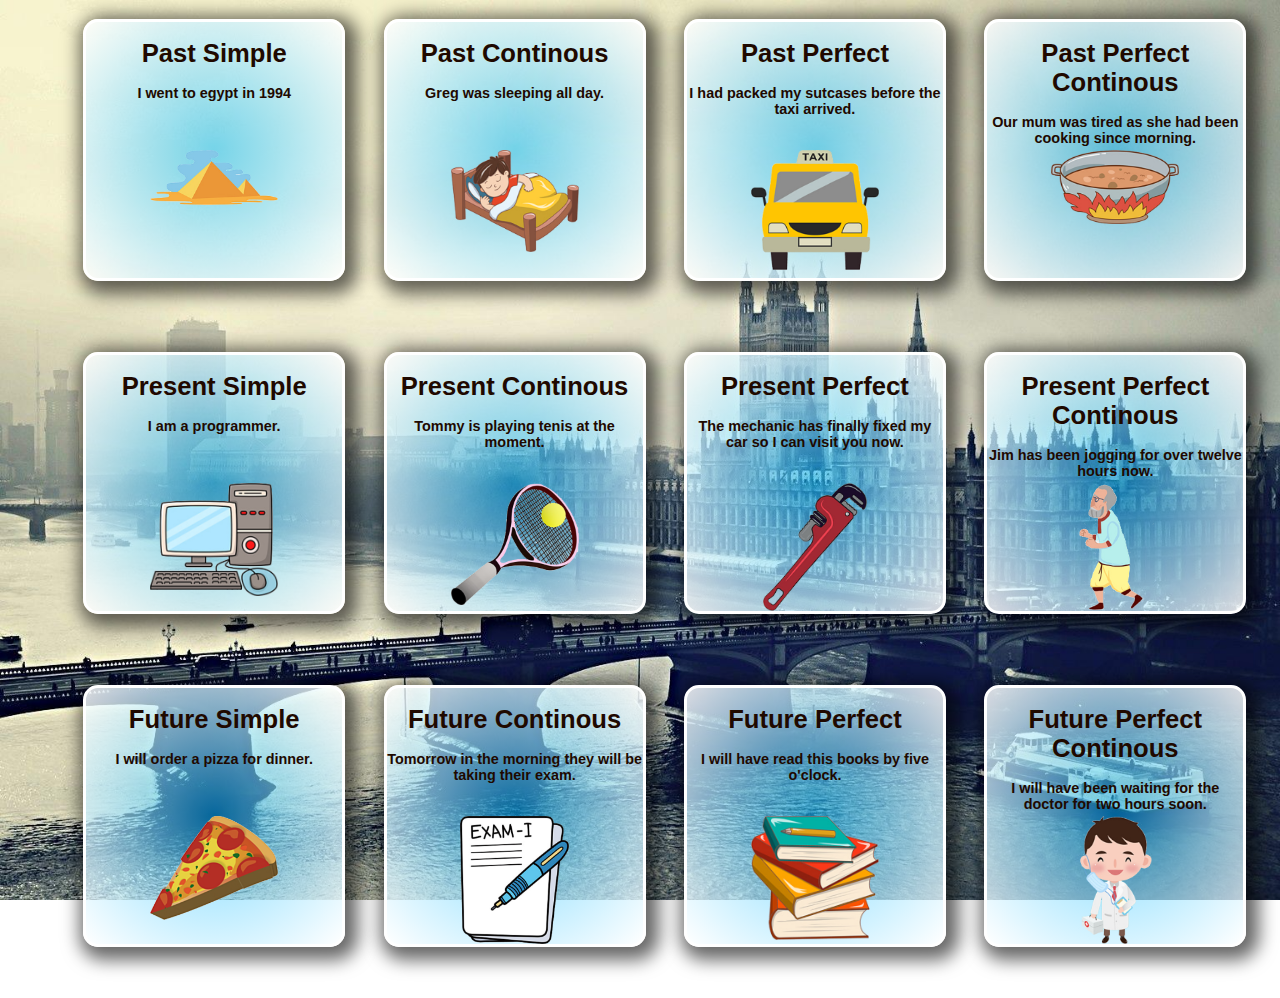
<file: index.html>
<!DOCTYPE html>
<HTML>
<HEAD>
    <link rel="stylesheet" href="styles/style.css">
    <link rel="stylesheet" href="styles/cards.css">
    <script src="animations/actionsOnHover.js"></script>
    <script src="animations/cardsAnimations.js"></script>
    
</HEAD>
<BODY>
<div class="Cards">
    <div id="pastTenses" class="tenses">
        <div class="Card" id="pastSimple" onclick="window.open('./tenses/pastSimple.html', '_blank');" onmouseenter="actionsOnHover(id)">
            <div class="CardTitle">
                <h1>Past Simple</h1>       
            </div>
            <div class="Content">
                <h2>I went to egypt in 1994</h2>
                <div class="Image">
                    <img src="IMAGES/pyramid.png" alt="pyramidImg">
                </div>
            </div>
        </div>
        
        <div class="Card" id="pastContinuous" onclick="window.open('./tenses/pastContinuous.html', '_blank');" onmouseenter="actionsOnHover(id)">
            <div class="CardTitle">
                <h1>Past Continous</h1>       
            </div>
            <div class="Content">
                <h2>Greg was sleeping all day.</h2>
                <div class="Image">
                    <img src="IMAGES/sleep.png" alt="sleepImg">
                </div>
            </div>
        </div>
        
        <div class="Card" id="pastPerfect" onclick="window.open('./tenses/pastPerfect.html', '_blank');" onmouseenter="actionsOnHover(id)">
            <div class="CardTitle">
                <h1>Past Perfect</h1>       
            </div>
            <div class="Content">
                <h2>I had packed my sutcases before the taxi arrived.</h2>
                <div class="Image">
                    <img src="IMAGES/taxi.png" alt="taxiImg">
                </div>
            </div>
        </div>
        
        <div class="Card" id="pastPerfectContinuous" onclick="window.open('./tenses/pastPerfectContinuous.html', '_blank');" onmouseenter="actionsOnHover(id)">
            <div class="CardTitle">
                <h1>Past Perfect Continous</h1>       
            </div>
            <div class="Content">
                <h2>Our mum was tired as she had been cooking since morning.</h2>
                <div class="Image">
                    <img src="IMAGES/cooking.png" alt="cookingImg">
                </div>
            </div>
        </div>
    </div>
    <div id="presentTenses" class="tenses">
        <div class="Card" id="presentSimple" onclick="window.open('./tenses/presentSimple.html', '_blank');" onmouseenter="actionsOnHover(id)">
            <div class="CardTitle">
                <h1>Present Simple</h1>       
            </div>
            <div class="Content">
                <h2>I am a programmer.</h2>
                <div class="Image">
                    <img src="IMAGES/computer.png" alt="computerImg">
                </div>
            </div>
        </div>
        
        <div class="Card" id="presentContinuous" onclick="window.open('./tenses/presentContinuous.html', '_blank');" onmouseenter="actionsOnHover(id)">
            <div class="CardTitle">
                <h1>Present Continous</h1>       
            </div>
            <div class="Content">
                <h2>Tommy is playing tenis at the moment.</h2>
                <div class="Image">
                    <img src="IMAGES/tenis.png" alt="tenisImg">
                </div>
            </div>
        </div>
        
        <div class="Card" id="presentPerfect" onclick="window.open('./tenses/presentPerfect.html', '_blank');" onmouseenter="actionsOnHover(id)">
            <div class="CardTitle">
                <h1>Present Perfect</h1>       
            </div>
            <div class="Content">
                <h2>The mechanic has finally fixed my car so I can visit you now.</h2>
                <div class="Image">
                    <img src="IMAGES/wrench.png" alt="wrenchImg">
                </div>
            </div>
        </div>
        
        <div class="Card" id="presentPerfectContinuous" onclick="window.open('./tenses/presentPerfectContinuous.html', '_blank');" onmouseenter="actionsOnHover(id)">
            <div class="CardTitle">
                <h1>Present Perfect Continous</h1>  
            </div>
            <div class="Content">
                <h2>Jim has been jogging for over twelve hours now.</h2>
                <div class="Image">
                    <img src="IMAGES/jogging.png" alt="joggingImg">
                </div>
            </div>
        </div>
    </div>
    <div id="futureTenses" class="tenses">
        <div class="Card" id="futureSimple" onclick="window.open('./tenses/futureSimple.html', '_blank');" onmouseenter="actionsOnHover(id)">
            <div class="CardTitle">
                <h1>Future Simple</h1>       
            </div>
            <div class="Content">
                <h2>I will order a pizza for dinner.</h2>
                <div class="Image">
                    <img src="IMAGES/pizza.png" alt="pizzaImg">
                </div>
            </div>
        </div>
        
        <div class="Card" id="futureContinuous" onclick="window.open('./tenses/futureContinuous.html', '_blank');" onmouseenter="actionsOnHover(id)">
            <div class="CardTitle">
                <h1>Future Continous</h1>       
            </div>
            <div class="Content">
                <h2>Tomorrow in the morning they will be taking their exam.</h2>
                <div class="Image">
                    <img src="IMAGES/exam.png" alt="examImg">
                </div>
            </div>
        </div>
        
        <div class="Card" id="futurePerfect" onclick="window.open('./tenses/futurePerfect.html', '_blank');" onmouseenter="actionsOnHover(id)">
            <div class="CardTitle">
                <h1>Future Perfect</h1>       
            </div>
            <div class="Content">
                <h2>I will have read this books by five o'clock.</h2>
                <div class="Image">
                    <img src="IMAGES/books.png" alt="booksImg">
                </div>
            </div>
        </div>
        
        <div class="Card" id="futurePerfectContinuous" onclick="window.open('./tenses/futurePerfectContinuous.html', '_blank');" onmouseenter="actionsOnHover(id)">
            <div class="CardTitle">
                <h1>Future Perfect Continous</h1>       
            </div>
            <div class="Content">
                <h2>I will have been waiting for the doctor for two hours soon.</h2>
                <div class="Image">
                    <img src="IMAGES/doctor.png" alt="doctorImg">
                </div>
            </div>
        </div>
    </div>
</div>
</BODY>
</HTML>
</file>
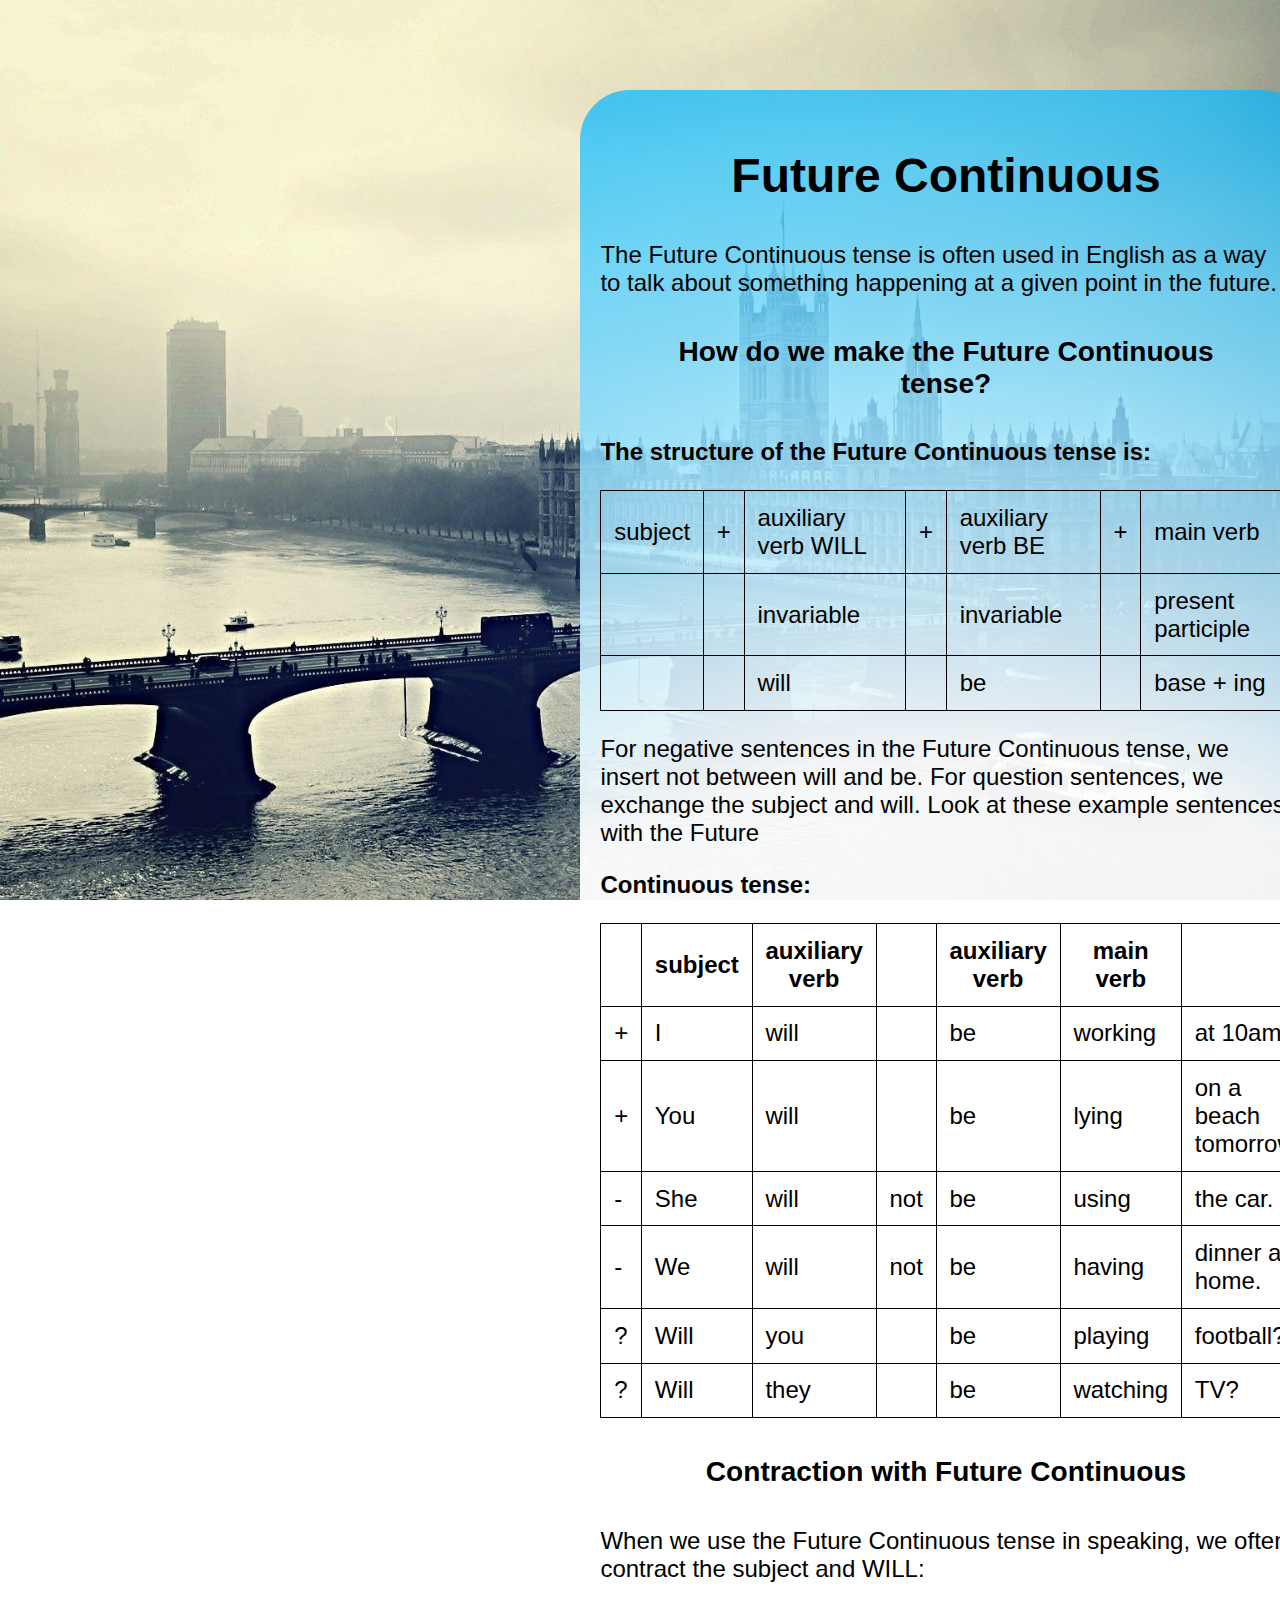
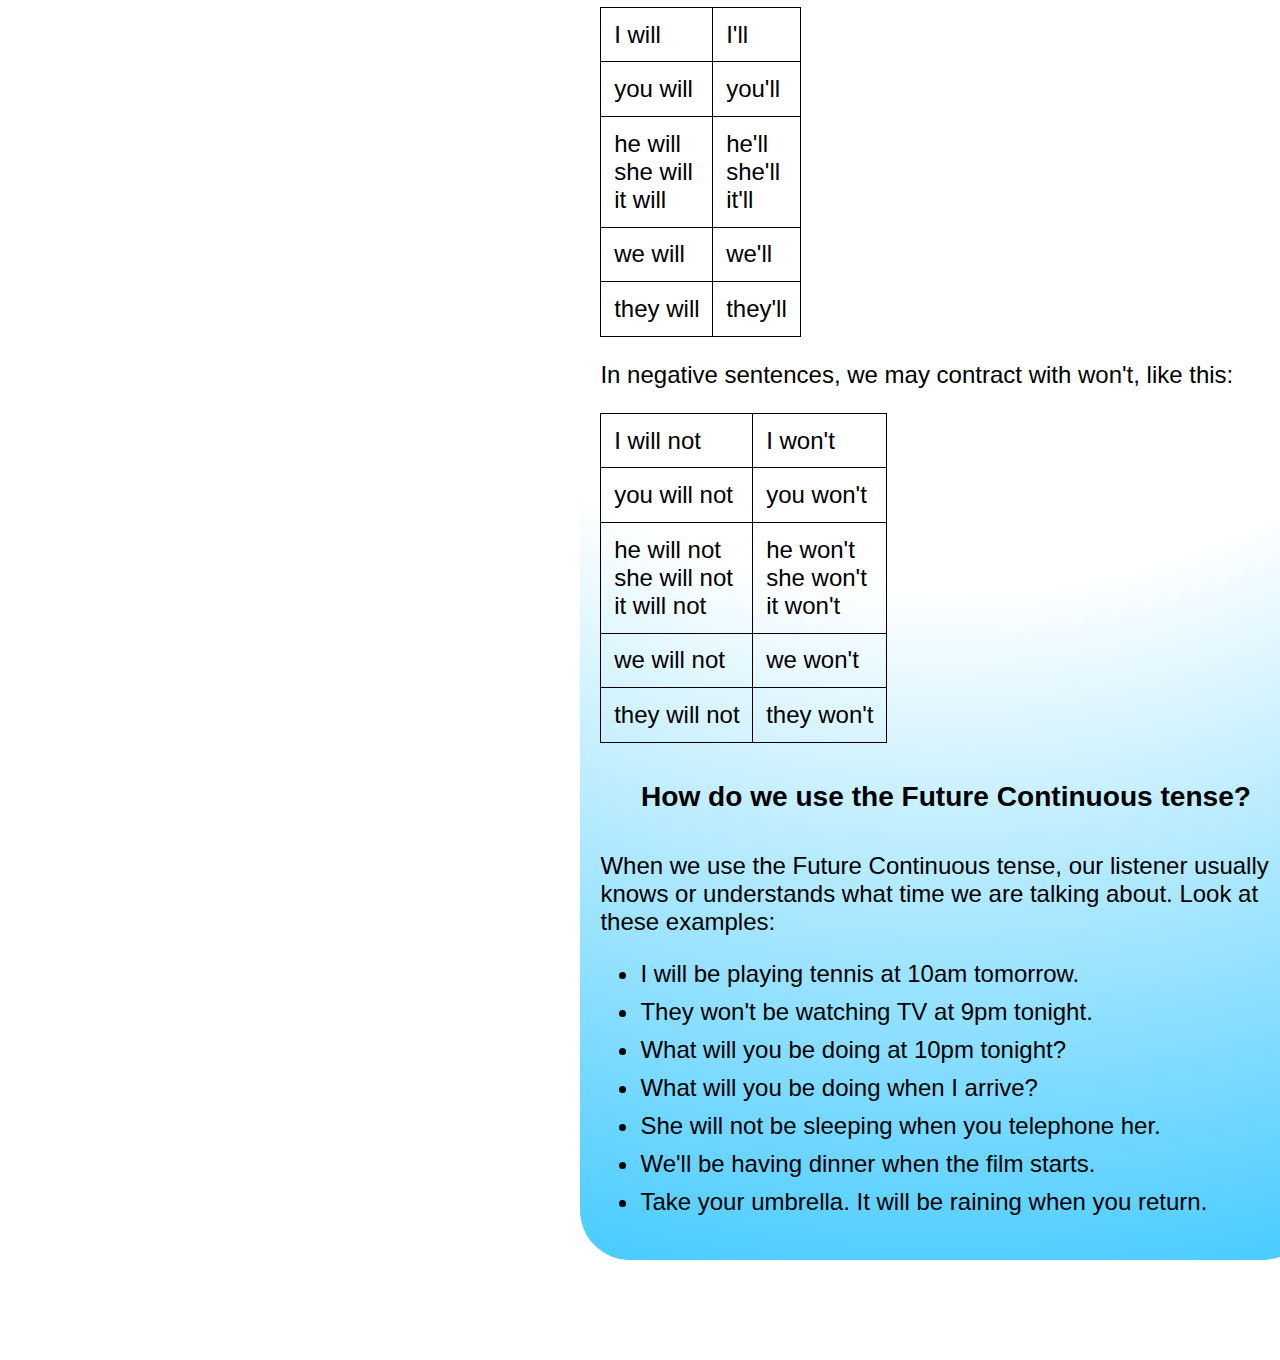
<file: tenses/futureContinuous.html>
<!DOCTYPE html>
<HTML>
<HEAD>
    <meta name="viewport" content="width=device-width, initial-scale=1">
    <link rel="stylesheet" href="../styles/style.css">
    <link rel="stylesheet" href="../styles/tenses.css">
    <script src="../animations/descriptionAnimations.js"></script>
    
</HEAD>
<BODY>
    <div class="PagePart" id="leftSide">
        <div class="Video">
            <iframe width="560" height="315" src="https://www.youtube.com/embed/eOs0cZ12Fhk" title="YouTube video player" frameborder="0" 
            allow="accelerometer; autoplay; clipboard-write; encrypted-media; gyroscope; picture-in-picture" allowfullscreen></iframe>
        </div>
    </div>
    <div class="PagePart" id="rightSide">
        <div class="Description"> 
            <h1>Future Continuous</h1>
            <p>The Future Continuous tense is often used in English as a way to talk about something happening at a given point in the future.</p>
            <h3>How do we make the Future Continuous tense?</h3>
            <p><strong>The structure of the Future Continuous tense is:</strong></p>

            <table class="ec-table">
                <tbody>
                    <tr>
                        <td>subject</td>
                        <td>+</td>
                        <td>auxiliary verb WILL</td>
                        <td>+</td>
                        <td>auxiliary verb BE</td>
                        <td>+</td>
                        <td>main verb</td>
                    </tr>
                    <tr>
                        <td></td>
                        <td></td>
                        <td>invariable</td>
                        <td></td>
                        <td>invariable</td>
                        <td></td>
                        <td>present participle</td>
                    </tr>
                    <tr>
                        <td></td>
                        <td></td>
                        <td>will</td>
                        <td></td>
                        <td>be</td>
                        <td></td>
                        <td>base + ing</td>
                    </tr>
                </tbody>
            </table>
            
            <p>For negative sentences in the Future Continuous tense, we insert not 
                between will and be. For question sentences, we exchange the subject 
                and will. Look at these example sentences with the Future
            </p>

            <p><strong>Continuous tense:</strong></p>

            <table>
                <thead>
                    <tr>
                        <th></th>
                        <th>subject</th>
                        <th>auxiliary verb</th>
                        <th></th>
                        <th>auxiliary verb</th>
                        <th>main verb</th>
                        <th></th>
                    </tr>
                </thead>
                <tbody>
                    <tr>
                        <td>+</td>
                        <td>I</td>
                        <td>will</td>
                        <td></td>
                        <td>be</td>
                        <td>working</td>
                        <td>at 10am.</td>
                    </tr>
                    <tr>
                        <td>+</td>
                        <td>You</td>
                        <td>will</td>
                        <td></td>
                        <td>be</td>
                        <td>lying</td>
                        <td>on a beach tomorrow.</td>
                    </tr>
                    <tr>
                        <td>-</td>
                        <td>She</td>
                        <td>will</td>
                        <td>not</td>
                        <td>be</td>
                        <td>using</td>
                        <td>the car.</td>
                    </tr>
                    <tr>
                        <td>-</td>
                        <td>We</td>
                        <td>will</td>
                        <td>not</td>
                        <td>be</td>
                        <td>having</td>
                        <td>dinner at home.</td>
                    </tr>
                    <tr>
                        <td>?</td>
                        <td>Will</td>
                        <td>you</td>
                        <td></td>
                        <td>be</td>
                        <td>playing</td>
                        <td>football?</td>
                    </tr>
                    <tr>
                        <td>?</td>
                        <td>Will</td>
                        <td>they</td>
                        <td></td>
                        <td>be</td>
                        <td>watching</td>
                        <td>TV?</td>
                    </tr>
                </tbody>
            </table>

            <h3>Contraction with Future Continuous</h3>
            <p>When we use the Future Continuous tense in speaking, we often contract the subject and WILL:</p>

            <table>
                <tbody>
                    <tr>
                        <td>I will</td>
                        
                        <td>I'll</td>
                    </tr>
                    <tr>
                        <td>you will</td>
                        <td>you'll</td>
                    </tr>
                    <tr>
                        <td>he will<br>
                        she will<br>
                        it will</td>
                        <td>he'll<br>
                        she'll<br>
                        it'll</td>
                    </tr>
                    <tr>
                        <td>we will</td>
                        <td>we'll</td>
                    </tr>
                    <tr>
                        <td>they will</td>
                        <td>they'll</td>
                    </tr>
                </tbody>
            </table>

            <p>In negative sentences, we may contract with won't, like this:</p>

            <table>
                <tbody>
                    <tr>
                        <td>I will not</td>
                        <td>I won't</td>
                    </tr>
                    <tr>
                        <td>you will not</td>
                        <td>you won't</td>
                    </tr>
                    <tr>
                        <td>he will not<br>
                        she will not<br>
                        it will not</td>
                        <td>he won't<br>
                        she won't<br>
                        it won't</td>
                    </tr>
                    <tr>
                        <td>we will not</td>
                        <td>we won't</td>
                    </tr>
                    <tr>
                        <td>they will not</td>
                        <td>they won't</td>
                    </tr>
                </tbody>
            </table>

            <h3>How do we use the Future Continuous tense?</h3>

            <p>When we use the Future Continuous tense, our listener usually knows or 
                understands what time we are talking about. Look at these examples:
            </p>

            <ul>
                <li>I will be playing tennis at 10am tomorrow.</li>
                <li>They won't be watching TV at 9pm tonight.</li>
                <li>What will you be doing at 10pm tonight?</li>
                <li>What will you be doing when I arrive?</li>
                <li>She will not be sleeping when you telephone her.</li>
                <li>We'll be having dinner when the film starts.</li>
                <li>Take your umbrella. It will be raining when you return.</li>
            </ul>

        </div>  
</BODY>
</HTML>
</file>
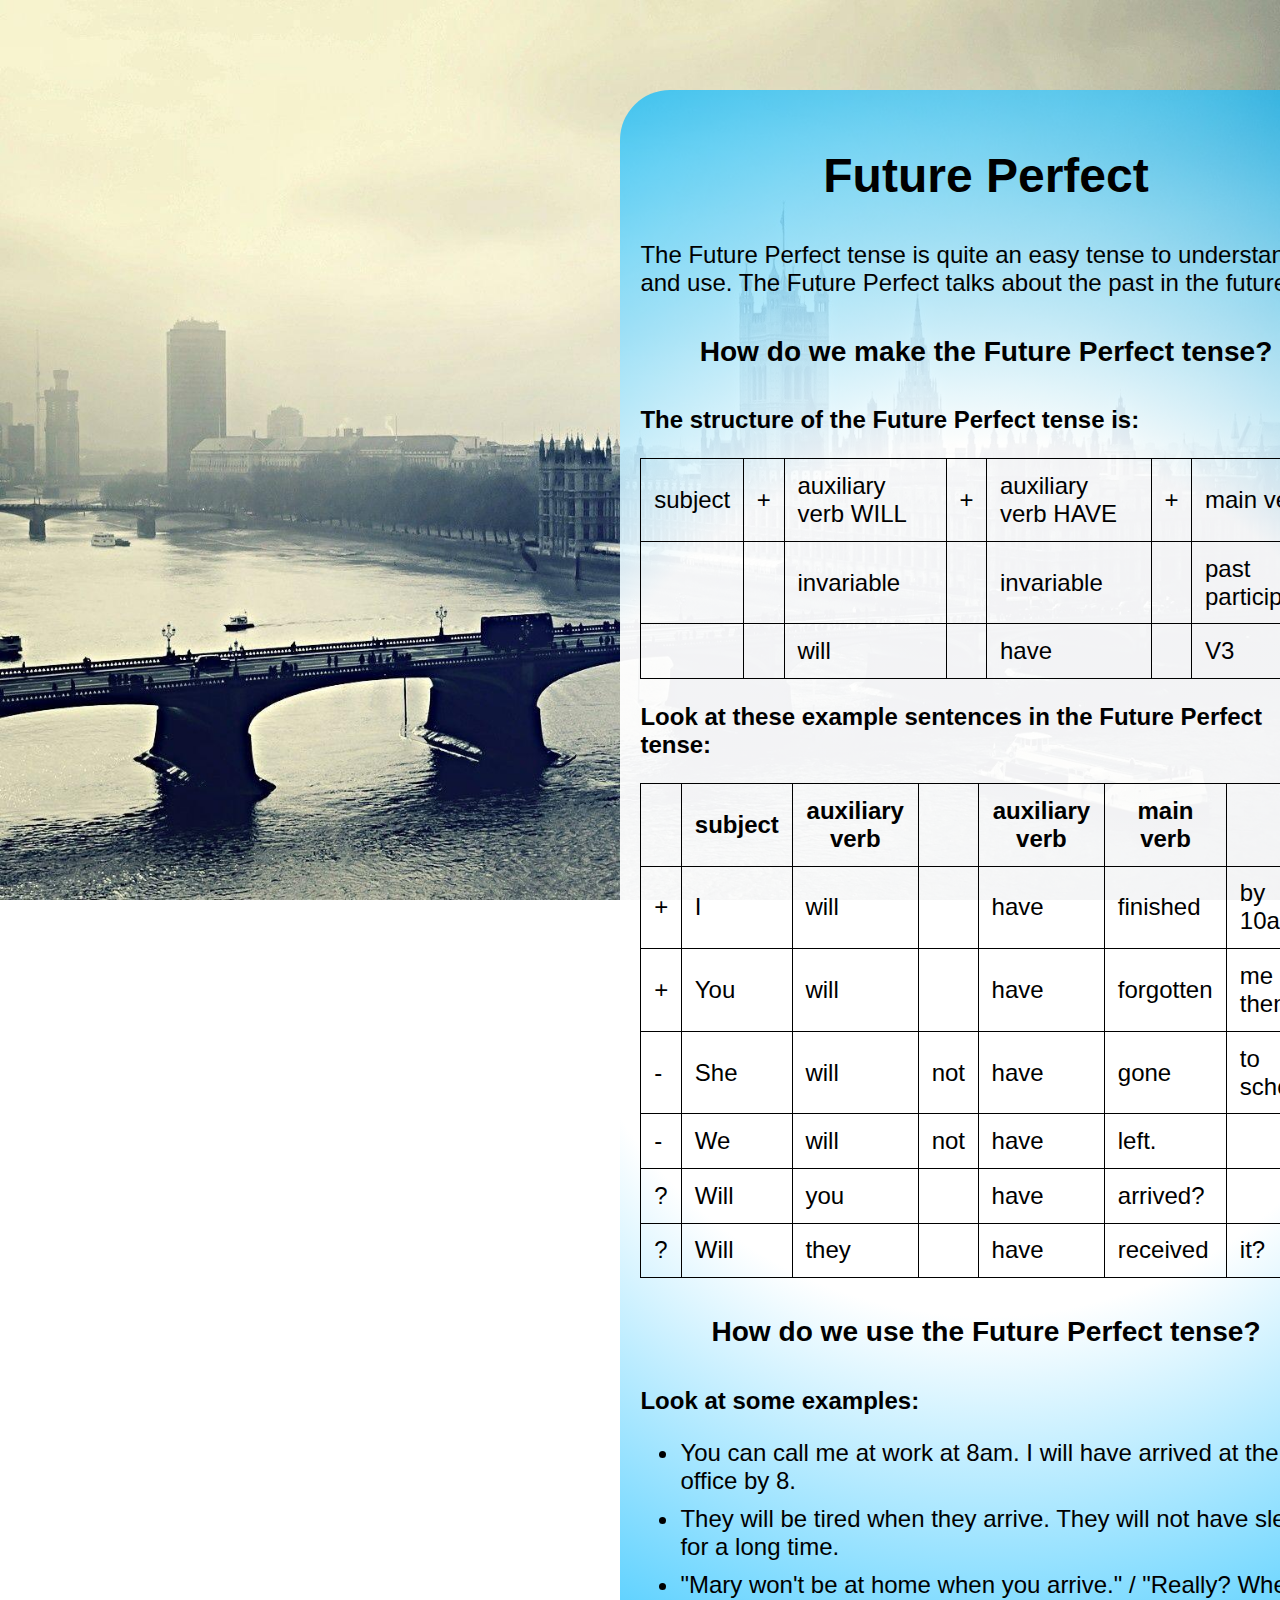
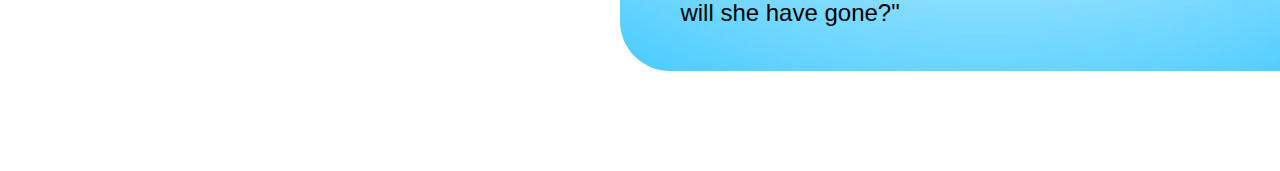
<file: tenses/futurePerfect.html>
<!DOCTYPE html>
<HTML>
<HEAD>
    <meta name="viewport" content="width=device-width, initial-scale=1">
    <link rel="stylesheet" href="../styles/style.css">
    <link rel="stylesheet" href="../styles/tenses.css">
    <script src="../animations/descriptionAnimations.js"></script>
    
</HEAD>
<BODY>
    <!-- <div class="Title"><h1>Past Simple</h1></div> -->
    
    <div class="PagePart" id="leftSide">

        <div class="Video">
            <iframe width="560" height="315" src="https://www.youtube.com/embed/ZX53YSKPssQ" title="YouTube video player" frameborder="0" 
            allow="accelerometer; autoplay; clipboard-write; encrypted-media; gyroscope; picture-in-picture" allowfullscreen></iframe>
        </div>
    </div>
    <div class="PagePart" id="rightSide">
        <div class="Description"> 
            <h1>Future Perfect</h1>
            <p>The Future Perfect tense is quite an easy tense to understand and use. The Future Perfect talks about the past in the future.</p>

            <h3>How do we make the Future Perfect tense?</h3>
            <p><strong>The structure of the Future Perfect tense is:</strong></p>

            <table>
                <tbody>
                    <tr>
                        <td>subject</td>
                        <td>+</td>
                        <td>auxiliary verb WILL</td>
                        <td>+</td>
                        <td>auxiliary verb HAVE</td>
                        <td>+</td>
                        <td>main verb</td>
                    </tr>
                    <tr>
                        <td></td>
                        <td></td>
                        <td>invariable</td>
                        <td></td>
                        <td>invariable</td>
                        <td></td>
                        <td>past participle</td>
                    </tr>
                    <tr>
                        <td></td>
                        <td></td>
                        <td>will</td>
                        <td></td>
                        <td>have</td>
                        <td></td>
                        <td>V3</td>
                    </tr>
                </tbody>
            </table>

            <p><strong>Look at these example sentences in the Future Perfect tense:</strong></p>

            <table>
                <thead>
                    <tr>
                        <th></th>
                        <th>subject</th>
                        <th>auxiliary verb</th>
                        <th></th>
                        <th>auxiliary verb</th>
                        <th>main verb</th>
                        <th></th>
                    </tr>
                </thead>
                <tbody>
                    <tr>
                        <td>+</td>
                        <td>I</td>
                        <td>will</td>
                        <td></td>
                        <td>have</td>
                        <td>finished</td>
                        <td>by 10am.</td>
                    </tr>
                    <tr>
                        <td>+</td>
                        <td>You</td>
                        <td>will</td>
                        <td></td>
                        <td>have</td>
                        <td>forgotten</td>
                        <td>me by then.</td>
                    </tr>
                    <tr>
                        <td>-</td>
                        <td>She</td>
                        <td>will</td>
                        <td>not</td>
                        <td>have</td>
                        <td>gone</td>
                        <td>to school.</td>
                    </tr>
                    <tr>
                        <td>-</td>
                        <td>We</td>
                        <td>will</td>
                        <td>not</td>
                        <td>have</td>
                        <td>left.</td>
                        <td></td>
                    </tr>
                    <tr>
                        <td>?</td>
                        <td>Will</td>
                        <td>you</td>
                        <td></td>
                        <td>have</td>
                        <td>arrived?</td>
                        <td></td>
                    </tr>
                    <tr>
                        <td>?</td>
                        <td>Will</td>
                        <td>they</td>
                        <td></td>
                        <td>have</td>
                        <td>received</td>
                        <td>it?</td>
                    </tr>
                </tbody>
            </table>

            <h3>How do we use the Future Perfect tense?</h3>
            <p><strong>Look at some examples:</strong></p>

            <ul>
                <li>You can call me at work at 8am. I will have arrived at the office by 8.</li>
                <li>They will be tired when they arrive. They will not have slept for a long time.</li>
                <li>"Mary won't be at home when you arrive." / "Really? Where will she have gone?"</li>
            </ul>
        </div>
    </div>
    
</BODY>
</HTML>
</file>
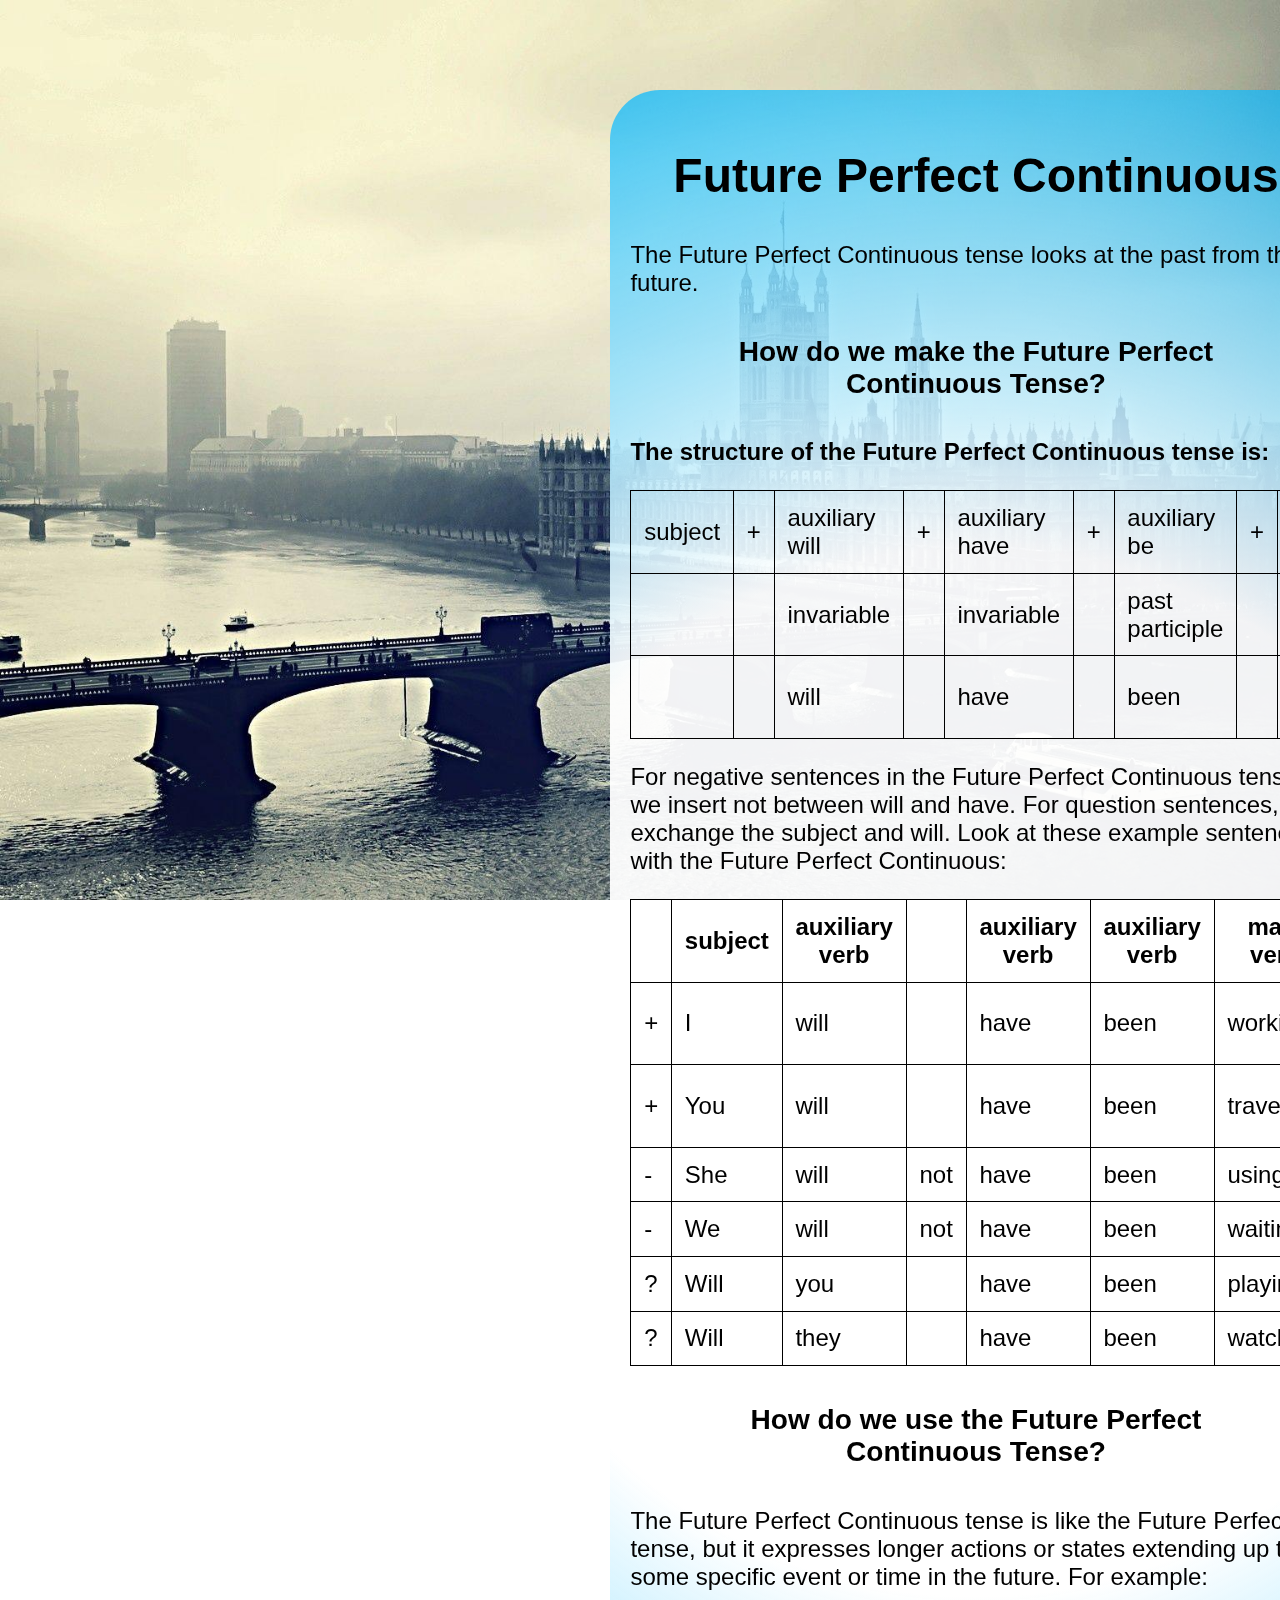
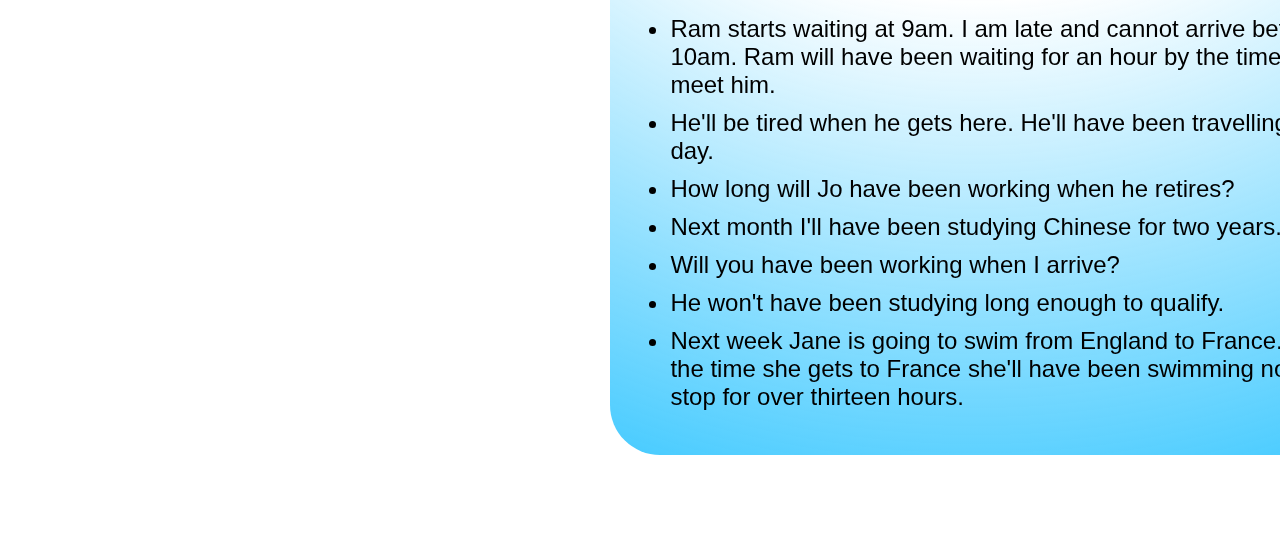
<file: tenses/futurePerfectContinuous.html>
<!DOCTYPE html>
<HTML>
<HEAD>
    <meta name="viewport" content="width=device-width, initial-scale=1">
    <link rel="stylesheet" href="../styles/style.css">
    <link rel="stylesheet" href="../styles/tenses.css">
    <script src="../animations/descriptionAnimations.js"></script>
    
</HEAD>
<BODY>
    <div class="PagePart" id="leftSide">
        <div class="Video">
            <iframe width="560" height="315" src="https://www.youtube.com/embed/P_EmxKvrSM4" title="YouTube video player" frameborder="0" 
            allow="accelerometer; autoplay; clipboard-write; encrypted-media; gyroscope; picture-in-picture" allowfullscreen></iframe>
        </div>
    </div>
    <div class="PagePart" id="rightSide">
        <div class="Description"> 
            <h1>Future Perfect Continuous</h1>
            <p>The Future Perfect Continuous tense looks at the past from the future.</p>
            <h3>How do we make the Future Perfect Continuous Tense?</h3>
            <p><strong>The structure of the Future Perfect Continuous tense is:</strong></p>

            <table>
                <tbody>
                    <tr>
                        <td>subject</td>
                        <td>+</td>
                        <td>auxiliary will</td>
                        <td>+</td>
                        <td>auxiliary have</td>
                        <td>+</td>
                        <td>auxiliary be</td>
                        <td>+</td>
                        <td>main verb</td>
                    </tr>
                    <tr>
                        <td></td>
                        <td></td>
                        <td>invariable</td>
                        <td></td>
                        <td>invariable</td>
                        <td></td>
                        <td>past participle</td>
                        <td></td>
                        <td>present participle</td>
                    </tr>
                    <tr>
                        <td></td>
                        <td></td>
                        <td>will</td>
                        <td></td>
                        <td>have</td>
                        <td></td>
                        <td>been</td>
                        <td></td>
                        <td>base + ing</td>
                    </tr>
                </tbody>
            </table>

            <p>For negative sentences in the Future Perfect Continuous tense, we insert not 
                between will and have. For question sentences, we exchange the subject and will. 
                Look at these example sentences with the Future Perfect Continuous:
            </p>


            <table>
                <thead>
                    <tr>
                        <th></th>
                        <th>subject</th>
                        <th>auxiliary verb</th>
                        <th></th>
                        <th>auxiliary verb</th>
                        <th>auxiliary verb</th>
                        <th>main verb</th>
                        <th></th>
                    </tr>
                </thead>
                <tbody>
                    <tr>
                        <td>+</td>
                        <td>I</td>
                        <td>will</td>
                        <td></td>
                        <td>have</td>
                        <td>been</td>
                        <td>working</td>
                        <td>for four hours.</td>
                    </tr>
                    <tr>
                        <td>+</td>
                        <td>You</td>
                        <td>will</td>
                        <td></td>
                        <td>have</td>
                        <td>been</td>
                        <td>travelling</td>
                        <td>for two days.</td>
                    </tr>
                    <tr>
                        <td>-</td>
                        <td>She</td>
                        <td>will</td>
                        <td>not</td>
                        <td>have</td>
                        <td>been</td>
                        <td>using</td>
                        <td>the car.</td>
                    </tr>
                    <tr>
                        <td>-</td>
                        <td>We</td>
                        <td>will</td>
                        <td>not</td>
                        <td>have</td>
                        <td>been</td>
                        <td>waiting</td>
                        <td>long.</td>
                    </tr>
                    <tr>
                        <td>?</td>
                        <td>Will</td>
                        <td>you</td>
                        <td></td>
                        <td>have</td>
                        <td>been</td>
                        <td>playing</td>
                        <td>football?</td>
                    </tr>
                    <tr>
                        <td>?</td>
                        <td>Will</td>
                        <td>they</td>
                        <td></td>
                        <td>have</td>
                        <td>been</td>
                        <td>watching</td>
                        <td>TV?</td>
                    </tr>
                </tbody>
            </table>

            <h3>How do we use the Future Perfect Continuous Tense?</h3>
            <p>The Future Perfect Continuous tense is like the Future Perfect tense, 
                but it expresses longer actions or states extending up to some specific 
                event or time in the future. For example:
            </p>

            <ul>
                <li>Ram starts waiting at 9am. I am late and cannot arrive before 10am. Ram will have been waiting for an hour by the time I meet him.</li>
                <li>He'll be tired when he gets here. He'll have been travelling all day.</li>
                <li>How long will Jo have been working when he retires?</li>
                <li>Next month I'll have been studying Chinese for two years.</li>
                <li>Will you have been working when I arrive?</li>
                <li>He won't have been studying long enough to qualify.</li>
                <li>Next week Jane is going to swim from England to France. By the time she gets to France she'll have been swimming non-stop for over thirteen hours.</li>
            </ul>

        </div>  
</BODY>
</HTML>
</file>
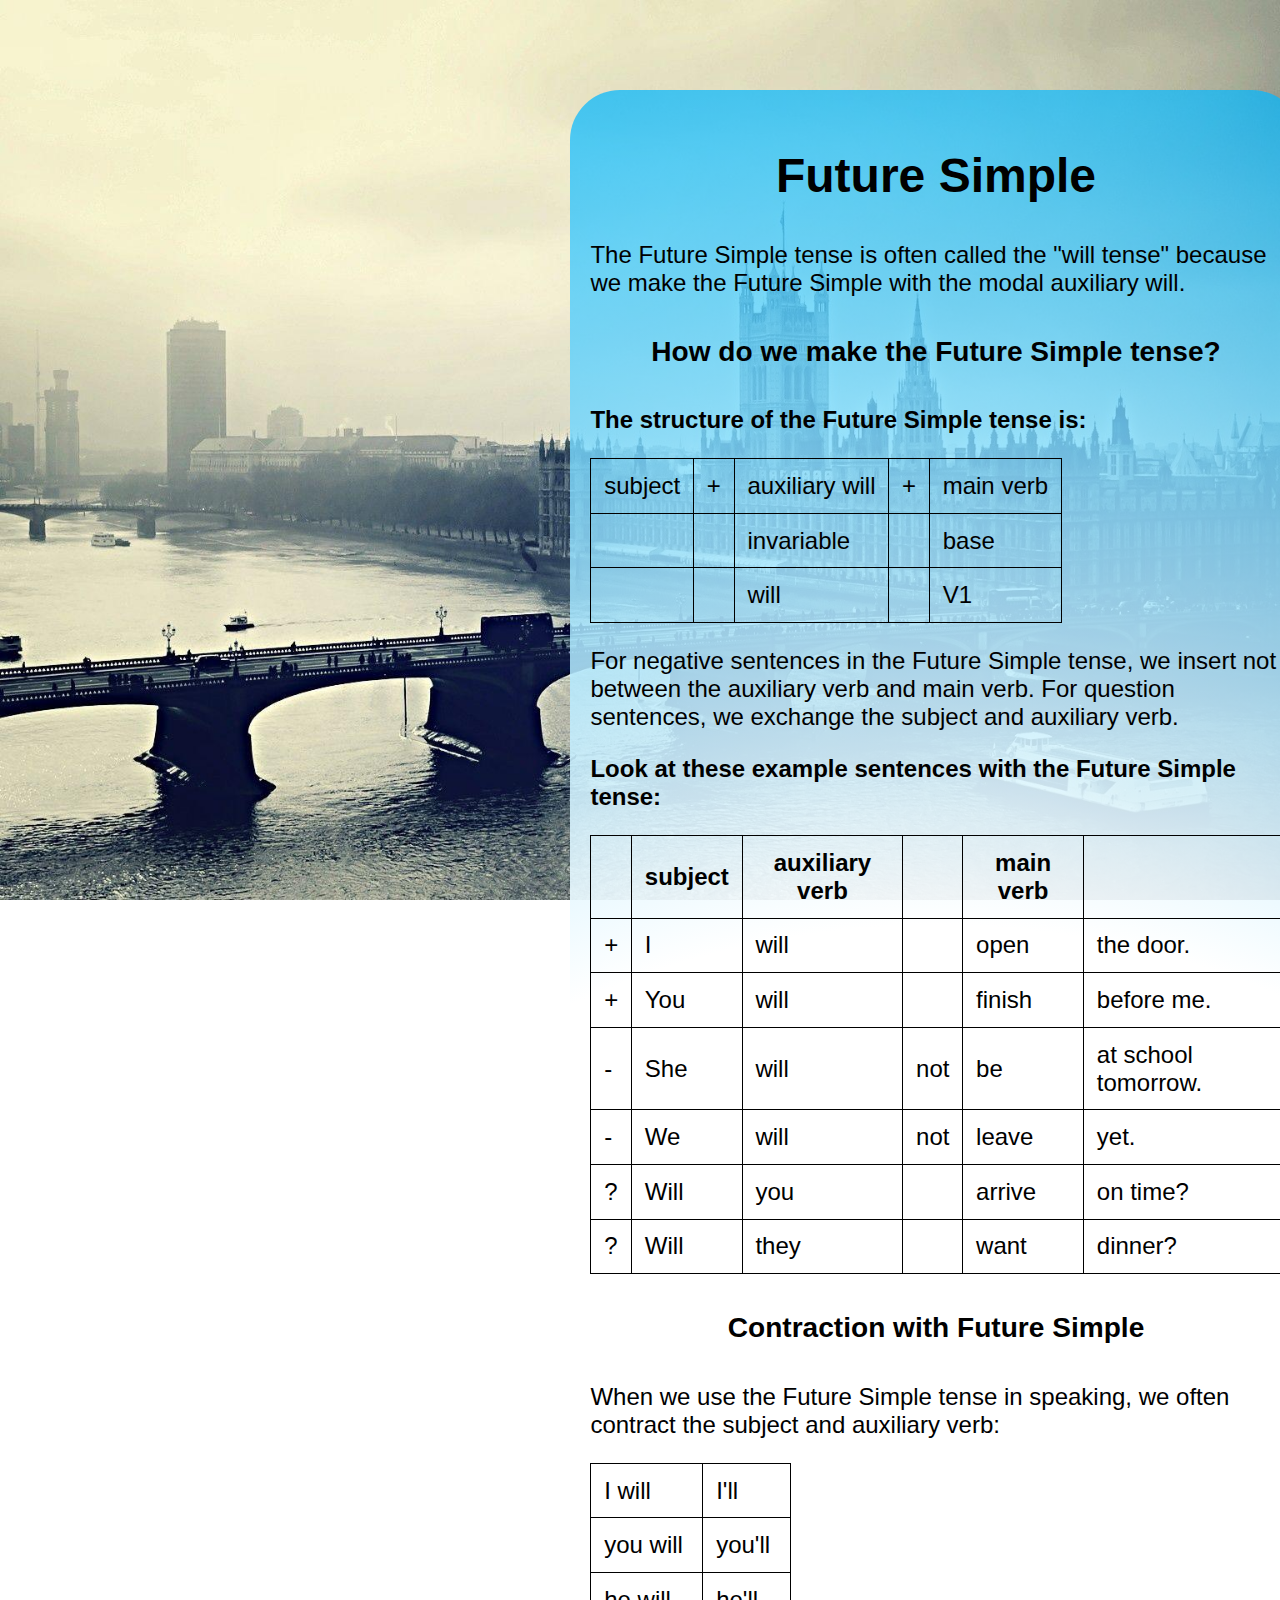
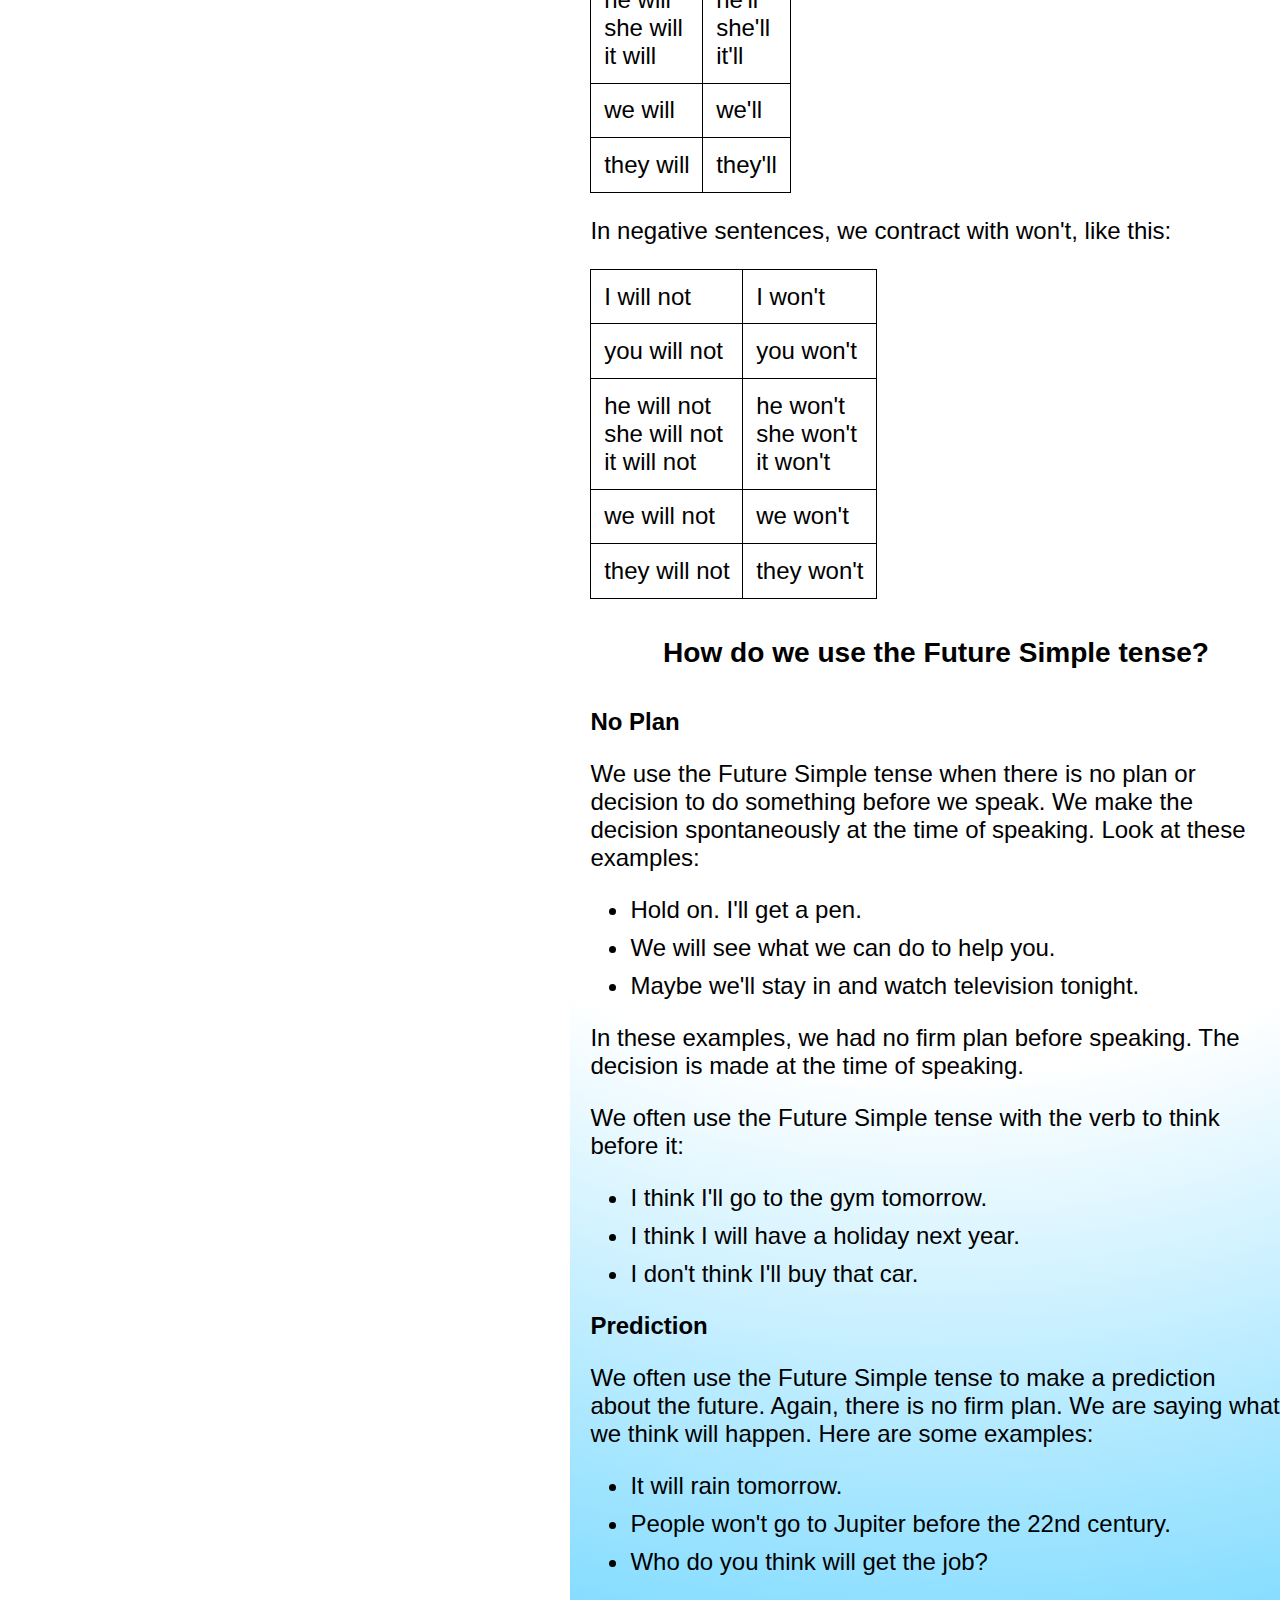
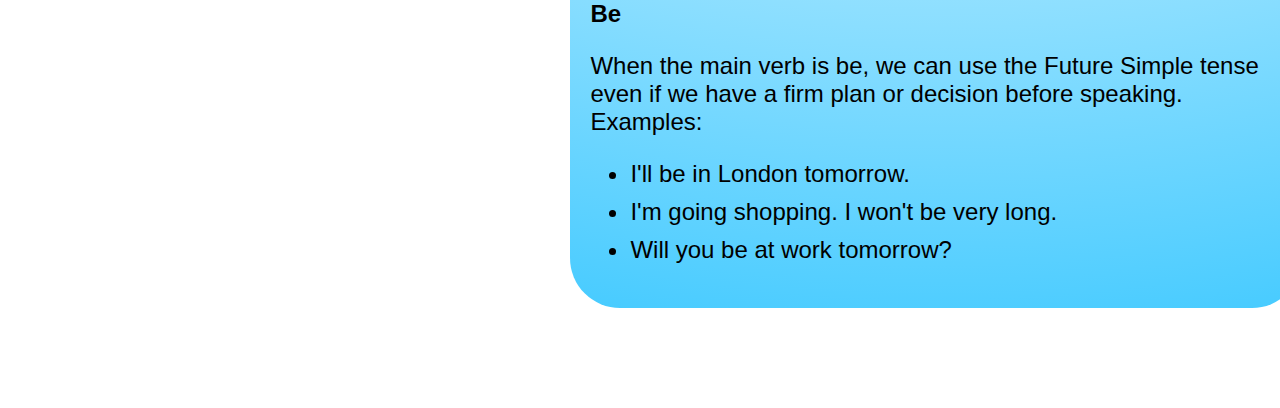
<file: tenses/futureSimple.html>
<!DOCTYPE html>
<HTML>
<HEAD>
    <meta name="viewport" content="width=device-width, initial-scale=1">
    <link rel="stylesheet" href="../styles/style.css">
    <link rel="stylesheet" href="../styles/tenses.css">
    <script src="../animations/descriptionAnimations.js"></script>
    
</HEAD>
<BODY>
    <div class="PagePart" id="leftSide">
        <div class="Video">
            <iframe width="560" height="315" src="https://www.youtube.com/embed/U8L2m8TeIWA" title="YouTube video player" frameborder="0" 
            allow="accelerometer; autoplay; clipboard-write; encrypted-media; gyroscope; picture-in-picture" allowfullscreen></iframe>
        </div>
    </div>
    <div class="PagePart" id="rightSide">    
        <div class="Description"> 
            <h1>Future Simple</h1>
            <p>The Future Simple tense is often called the "will tense" because we make the Future Simple with the modal auxiliary will.</p>
            <h3>How do we make the Future Simple tense?</h3>
            <p><strong>The structure of the Future Simple tense is:</strong></p>

            <table>
                <tbody>
                    <tr>
                        <td>subject</td>
                        <td>+</td>
                        <td>auxiliary will</td>
                        <td>+</td>
                        <td>main verb</td>
                    </tr>
                    <tr>
                        <td></td>
                        <td></td>
                        <td>invariable</td>
                        <td></td>
                        <td>base</td>
                    </tr>
                    <tr>
                        <td></td>
                        <td></td>
                        <td>will</td>
                        <td></td>
                        <td>V1</td>
                    </tr>
                </tbody>
            </table>
            
            <p>For negative sentences in the Future Simple tense, we insert not between the auxiliary verb and main verb. For question 
                sentences, we exchange the subject and auxiliary verb.</p>
            <p><strong>Look at these example sentences with the Future Simple tense:</strong></p>
            
            <table>
                <tbody>
                    <tr>
                        <th></th>
                        <th>subject</th>
                        <th>auxiliary verb</th>
                        <th></th>
                        <th>main verb</th>
                        <th></th>
                    </tr>
                    <tr>
                        <td>+</td>
                        <td>I</td>
                        <td>will</td>
                        <td></td>
                        <td>open</td>
                        <td>the door.</td>
                    </tr>
                    <tr>
                        <td>+</td>
                        <td>You</td>
                        <td>will</td>
                        <td></td>
                        <td>finish</td>
                        <td>before me.</td>
                    </tr>
                    <tr>
                        <td>-</td>
                        <td>She</td>
                        <td>will</td>
                        <td>not</td>
                        <td>be</td>
                        <td>at school tomorrow.</td>
                    </tr>
                    <tr>
                        <td>-</td>
                        <td>We</td>
                        <td>will</td>
                        <td>not</td>
                        <td>leave</td>
                        <td>yet.</td>
                    </tr>
                    <tr>
                        <td>?</td>
                        <td>Will</td>
                        <td>you</td>
                        <td></td>
                        <td>arrive</td>
                        <td>on time?</td>
                    </tr>
                    <tr>
                        <td>?</td>
                        <td>Will</td>
                        <td>they</td>
                        <td></td>
                        <td>want</td>
                        <td>dinner?</td>
                    </tr>
                </tbody>
            </table>

            <h3>Contraction with Future Simple</h3>

            <p>When we use the Future Simple tense in speaking, we often contract the subject and auxiliary verb:</p>
            
            <table class="ec-table">
                <tbody>
                    <tr>
                        <td>I will</td>
                        <td>I'll</td>
                    </tr>
                    <tr>
                        <td>you will</td>
                        <td>you'll</td>
                    </tr>
                    <tr>
                        <td>he will<br>
                        she will<br>
                        it will</td>
                        <td>he'll<br>
                        she'll<br>
                        it'll</td>
                    </tr>
                    <tr>
                        <td>we will</td>
                        <td>we'll</td>
                    </tr>
                    <tr>
                        <td>they will</td>
                        <td>they'll</td>
                    </tr>
                </tbody>
            </table>

            <p>In negative sentences, we contract with won't, like this:</p>

            <table>
                <tbody>
                    <tr>
                        <td>I will not</td>
                        <td>I won't</td>
                    </tr>
                    <tr>
                        <td>you will not</td>
                        <td>you won't</td>
                    </tr>
                    <tr>
                        <td>he will not<br>
                        she will not<br>
                        it will not</td>
                        <td>he won't<br>
                        she won't<br>
                        it won't</td>
                    </tr>
                    <tr>
                        <td>we will not</td>
                        <td>we won't</td>
                    </tr>
                    <tr>
                        <td>they will not</td>
                        <td>they won't</td>
                    </tr>
                </tbody>
            </table>


            <h3>How do we use the Future Simple tense?</h3>
            <p><strong>No Plan</strong></p>
            <p>We use the Future Simple tense when there is no plan or decision to do something
                 before we speak. We make the decision spontaneously at the time of speaking. 
                 Look at these examples:
            </p>

            <ul>
                <li>Hold on. I'll get a pen.</li>
                <li>We will see what we can do to help you.</li>
                <li>Maybe we'll stay in and watch television tonight.</li>
            </ul>

            <p>In these examples, we had no firm plan before speaking. The decision is made at the time of speaking.</p>
            <p>We often use the Future Simple tense with the verb to think before it:</p>

            <ul>
                <li>I think I'll go to the gym tomorrow.</li>
                <li>I think I will have a holiday next year.</li>
                <li>I don't think I'll buy that car.</li>
            </ul>

            <p><strong>Prediction</strong></p>
            <p>We often use the Future Simple tense to make a prediction about the future. Again, there is no firm plan. 
                We are saying what we think will happen. Here are some examples:
            </p>
            
            <ul>
                <li>It will rain tomorrow.</li>
                <li>People won't go to Jupiter before the 22nd century.</li>
                <li>Who do you think will get the job?</li>
            </ul>

            <p><strong>Be</strong></p>
            <p>When the main verb is be, we can use the Future Simple tense even if we have a firm plan or decision before speaking. Examples:</p>

            <ul>
                <li>I'll be in London tomorrow.</li>
                <li>I'm going shopping. I won't be very long.</li>
                <li>Will you be at work tomorrow?</li>
            </ul>

        </div>
    </div>
</BODY>
</HTML>
</file>
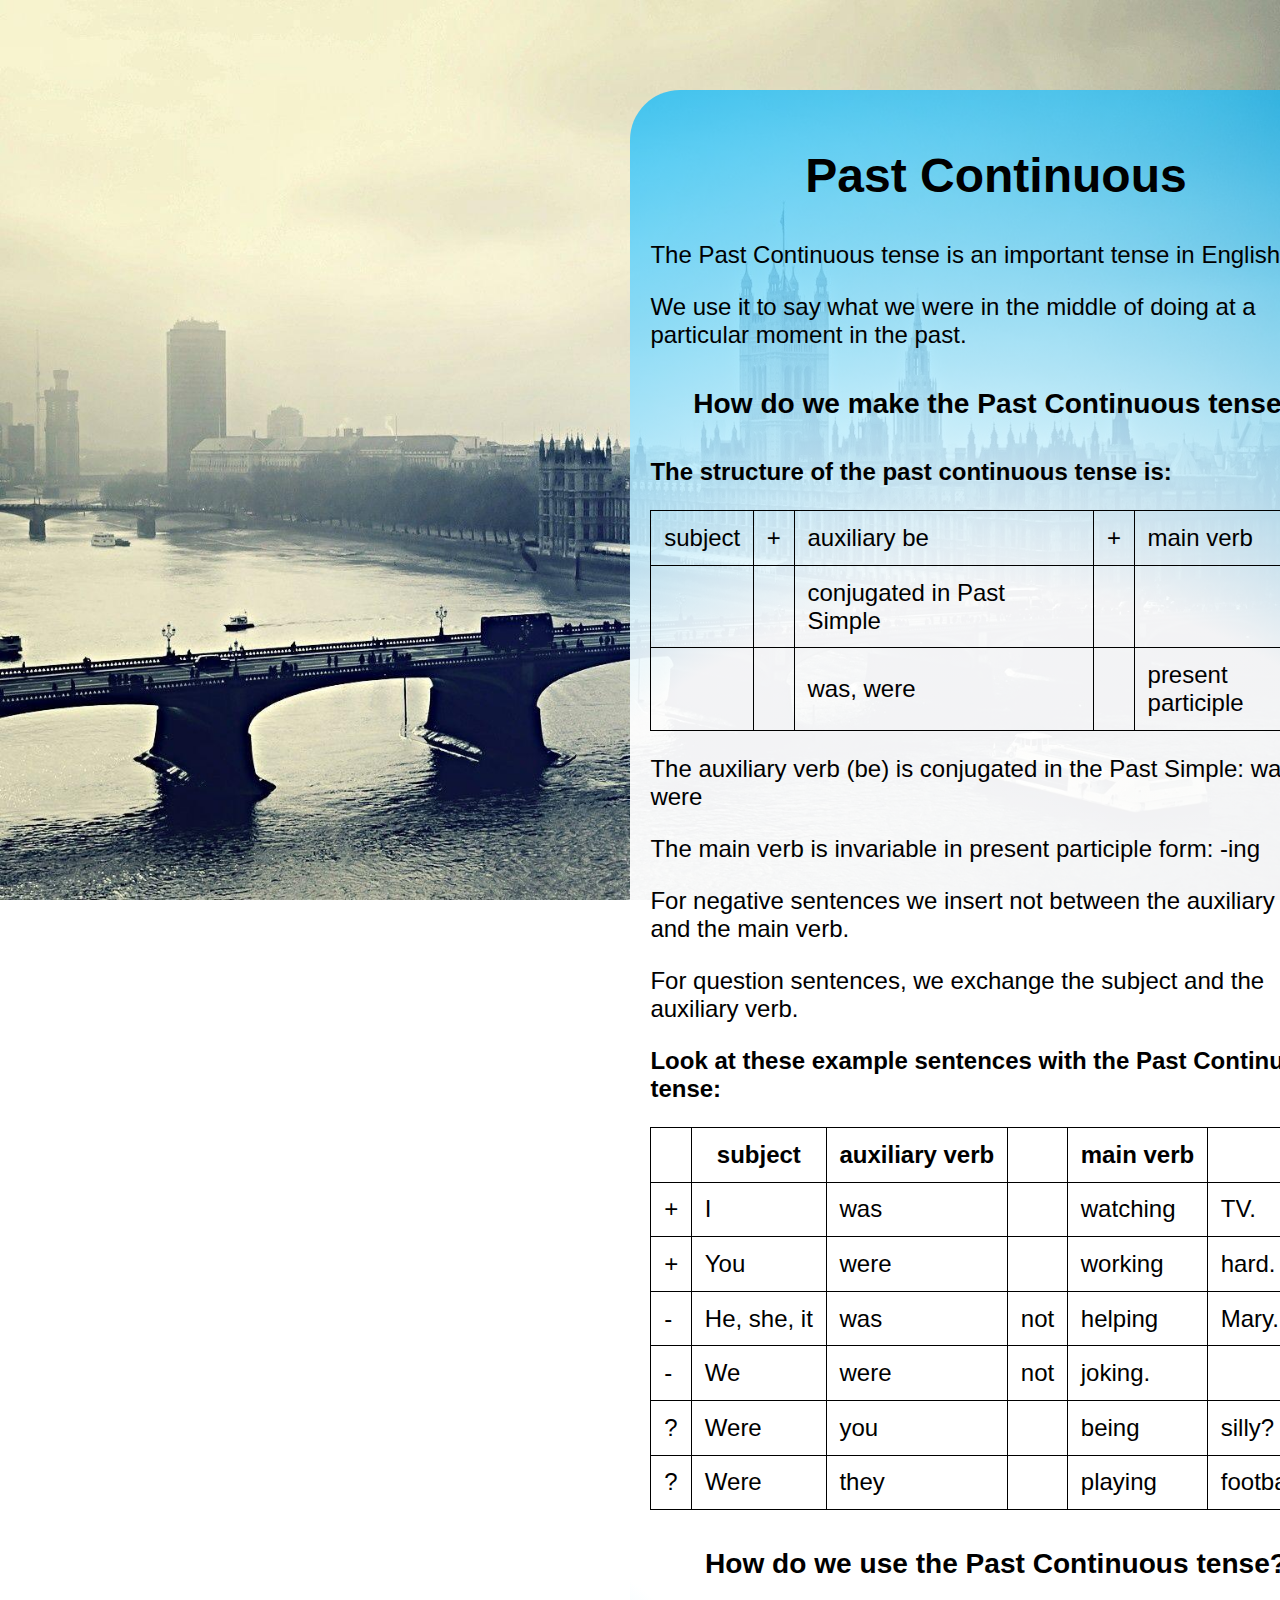
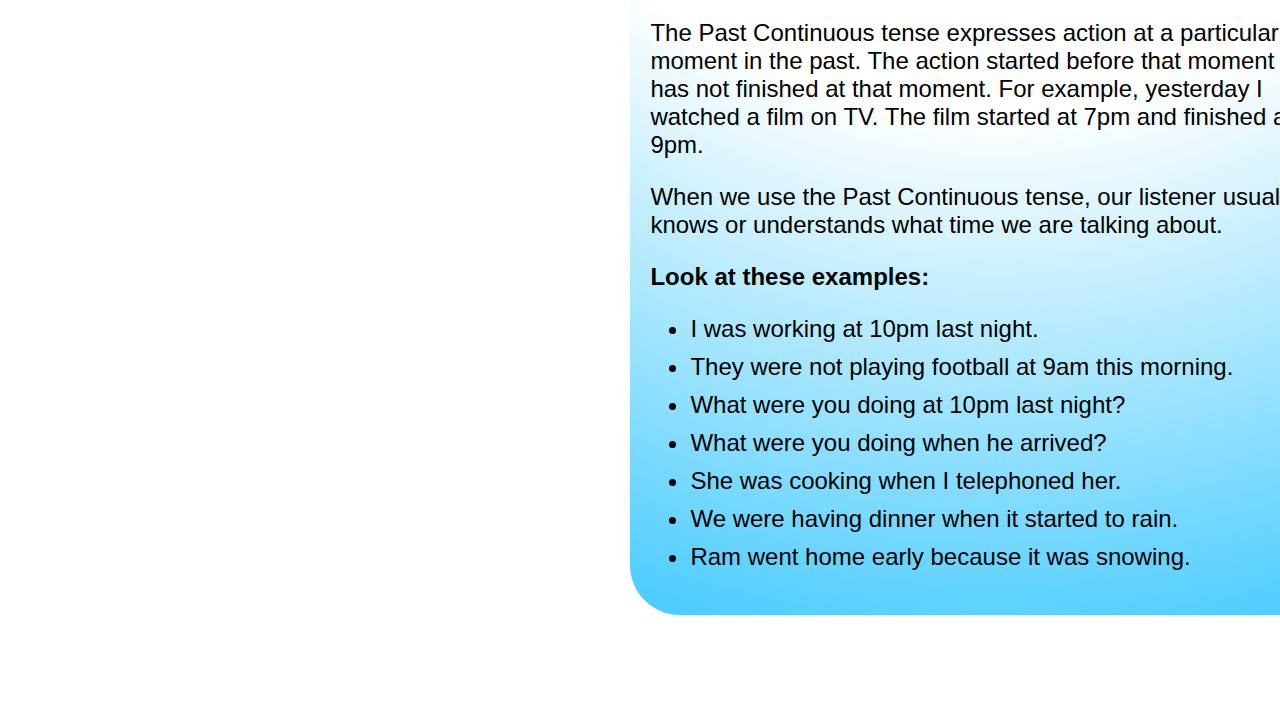
<file: tenses/pastContinuous.html>
<!DOCTYPE html>
<HTML>
<HEAD>
    <meta name="viewport" content="width=device-width, initial-scale=1">
    <link rel="stylesheet" href="../styles/style.css">
    <link rel="stylesheet" href="../styles/tenses.css">
    <script src="../animations/descriptionAnimations.js"></script>
    
</HEAD>
<BODY>
    <div class="PagePart" id="leftSide">
        <div class="Video">
            <iframe width="560" height="315" src="https://www.youtube.com/embed/etvW0FOD_so" title="YouTube video player" frameborder="0" 
            allow="accelerometer; autoplay; clipboard-write; encrypted-media; gyroscope; picture-in-picture" allowfullscreen></iframe>
        </div>
    </div>
    <div class="PagePart" id="rightSide">    
        <div class="Description"> 
            <h1>Past Continuous</h1>
            <p>The Past Continuous tense is an important tense in English.</p>
            <p>We use it to say what we were in the middle of doing at a particular moment in the past.</p>
            <h3>How do we make the Past Continuous tense?</h3>
            <p><strong>The structure of the past continuous tense is:</strong></p>
            
            <table>
                <tbody>
                    <tr>
                        <td>subject</td>
                        <td>+</td>
                        <td>auxiliary be</td>
                        <td>+</td>
                        <td>main verb</td>
                    </tr>
                    <tr>
                        <td></td>
                        <td></td>
                        <td>conjugated in Past Simple</td>
                        <td></td>
                        <td></td>
                    </tr>
                    <tr>
                        <td></td>
                        <td></td>
                        <td>was, were</td>
                        <td></td>
                        <td>present participle</td>
                    </tr>
                </tbody>
            </table>

            <p>The auxiliary verb (be) is conjugated in the Past Simple: was, were</p>
            <p>The main verb is invariable in present participle form: -ing</p>
            <p>For negative sentences we insert not between the auxiliary verb and the main verb.</p>
            <p>For question sentences, we exchange the subject and the auxiliary verb.</p>
            <p><strong>Look at these example sentences with the Past Continuous tense:</strong></p>

            <table>
                <tbody>
                    <tr>
                        <th></th>
                        <th>subject</th>
                        <th>auxiliary verb</th>
                        <th></th>
                        <th>main verb</th>
                        <th></th>
                    </tr>
                    <tr>
                        <td>+</td>
                        <td>I</td>
                        <td>was</td>
                        <td></td>
                        <td>watching</td>
                        <td>TV.</td>
                    </tr>
                    <tr>
                        <td>+</td>
                        <td>You</td>
                        <td>were</td>
                        <td></td>
                        <td>working</td>
                        <td>hard.</td>
                    </tr>
                    <tr>
                        <td>-</td>
                        <td>He, she, it</td>
                        <td>was</td>
                        <td>not</td>
                        <td>helping</td>
                        <td>Mary.</td>
                    </tr>
                    <tr>
                        <td>-</td>
                        <td>We</td>
                        <td>were</td>
                        <td>not</td>
                        <td>joking.</td>
                        <td></td>
                    </tr>
                    <tr>
                        <td>?</td>
                        <td>Were</td>
                        <td>you</td>
                        <td></td>
                        <td>being</td>
                        <td>silly?</td>
                    </tr>
                    <tr>
                        <td>?</td>
                        <td>Were</td>
                        <td>they</td>
                        <td></td>
                        <td>playing</td>
                        <td>football?</td>
                    </tr>
                </tbody>
            </table>

            <h3>How do we use the Past Continuous tense?</h3>
            <p>The Past Continuous tense expresses action at a particular moment in the past. The action started before that moment but 
                has not finished at that moment. For example, yesterday I watched a film on TV. The film started at 7pm and finished at 9pm.
            </p>
            <p>When we use the Past Continuous tense, our listener usually knows or understands what time we are talking about.</p>
            <p><strong>Look at these examples:</strong></p>
            <ul>
                <li>I was working at 10pm last night.</li>
                <li>They were not playing football at 9am this morning.</li>
                <li>What were you doing at 10pm last night?</li>
                <li>What were you doing when he arrived?</li>
                <li>She was cooking when I telephoned her.</li>
                <li>We were having dinner when it started to rain.</li>
                <li>Ram went home early because it was snowing.</li>
            </ul>

    </div>
    
</BODY>
</HTML>
</file>
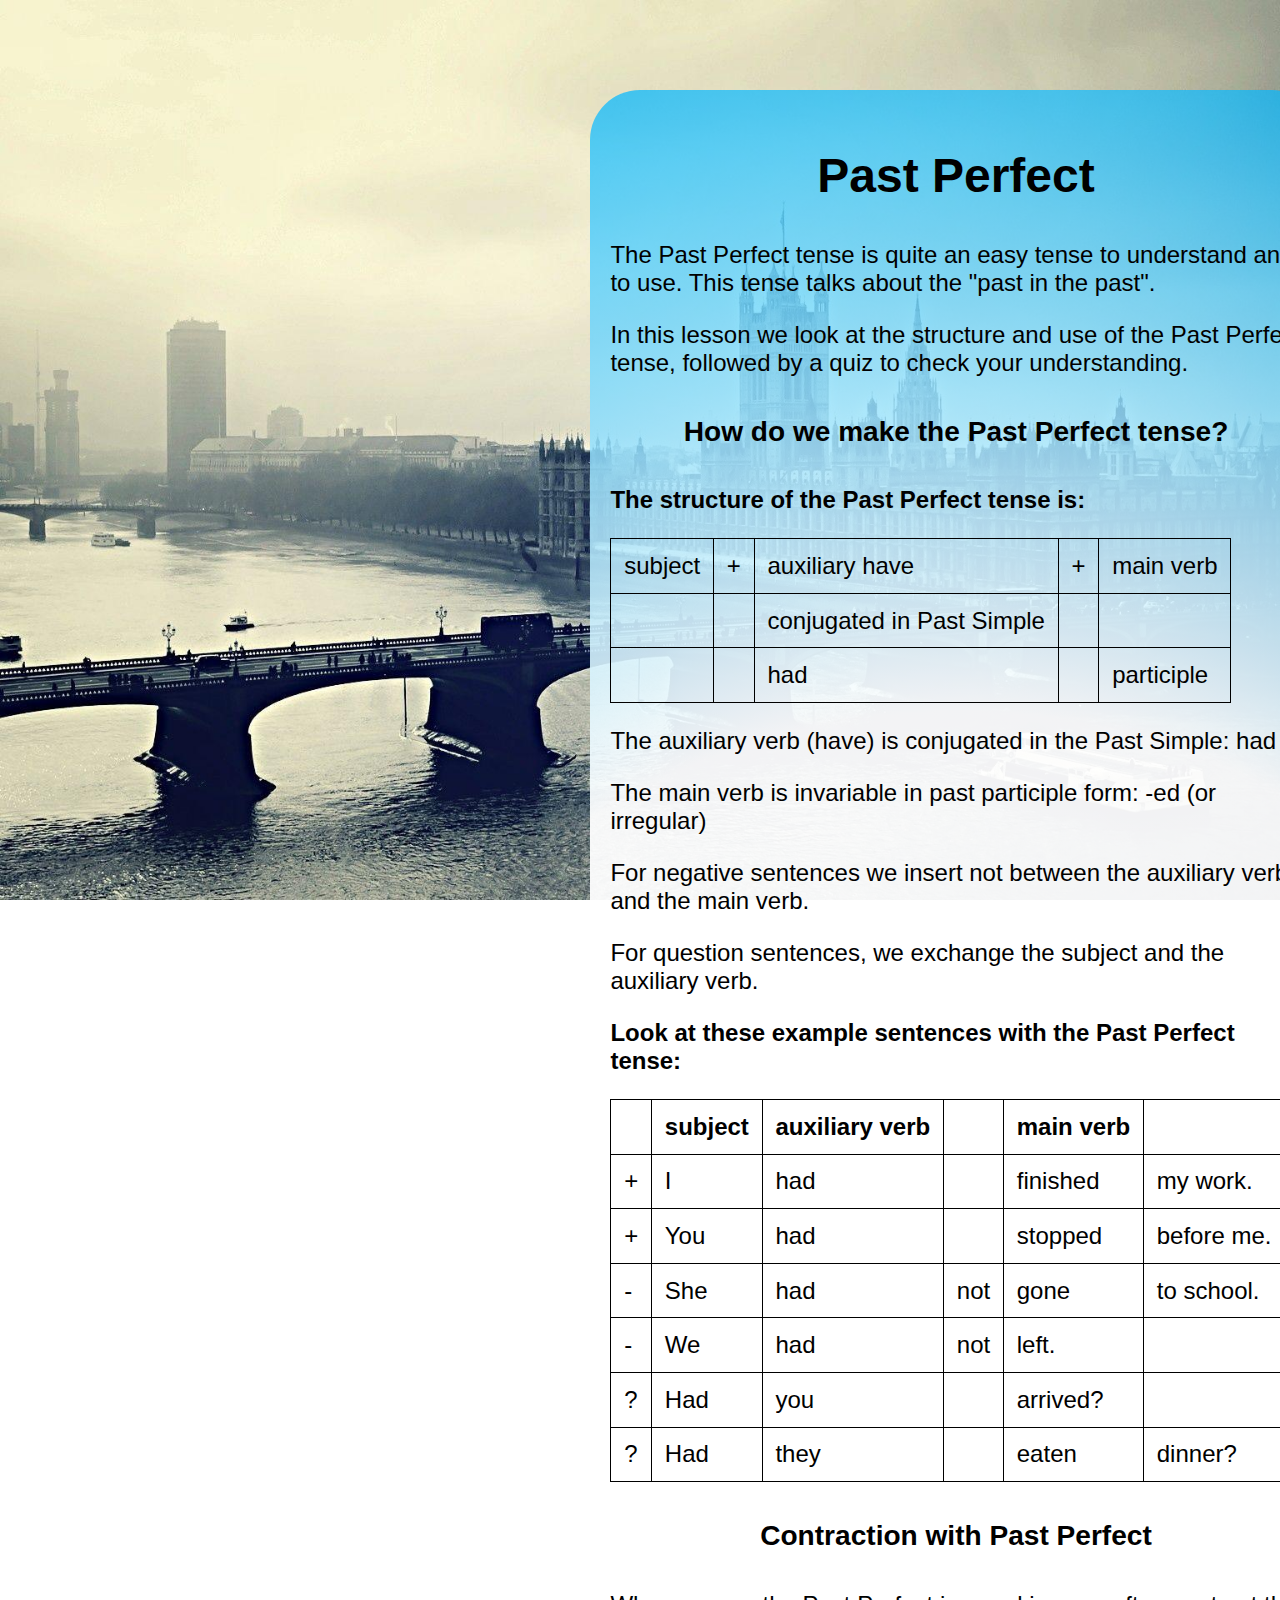
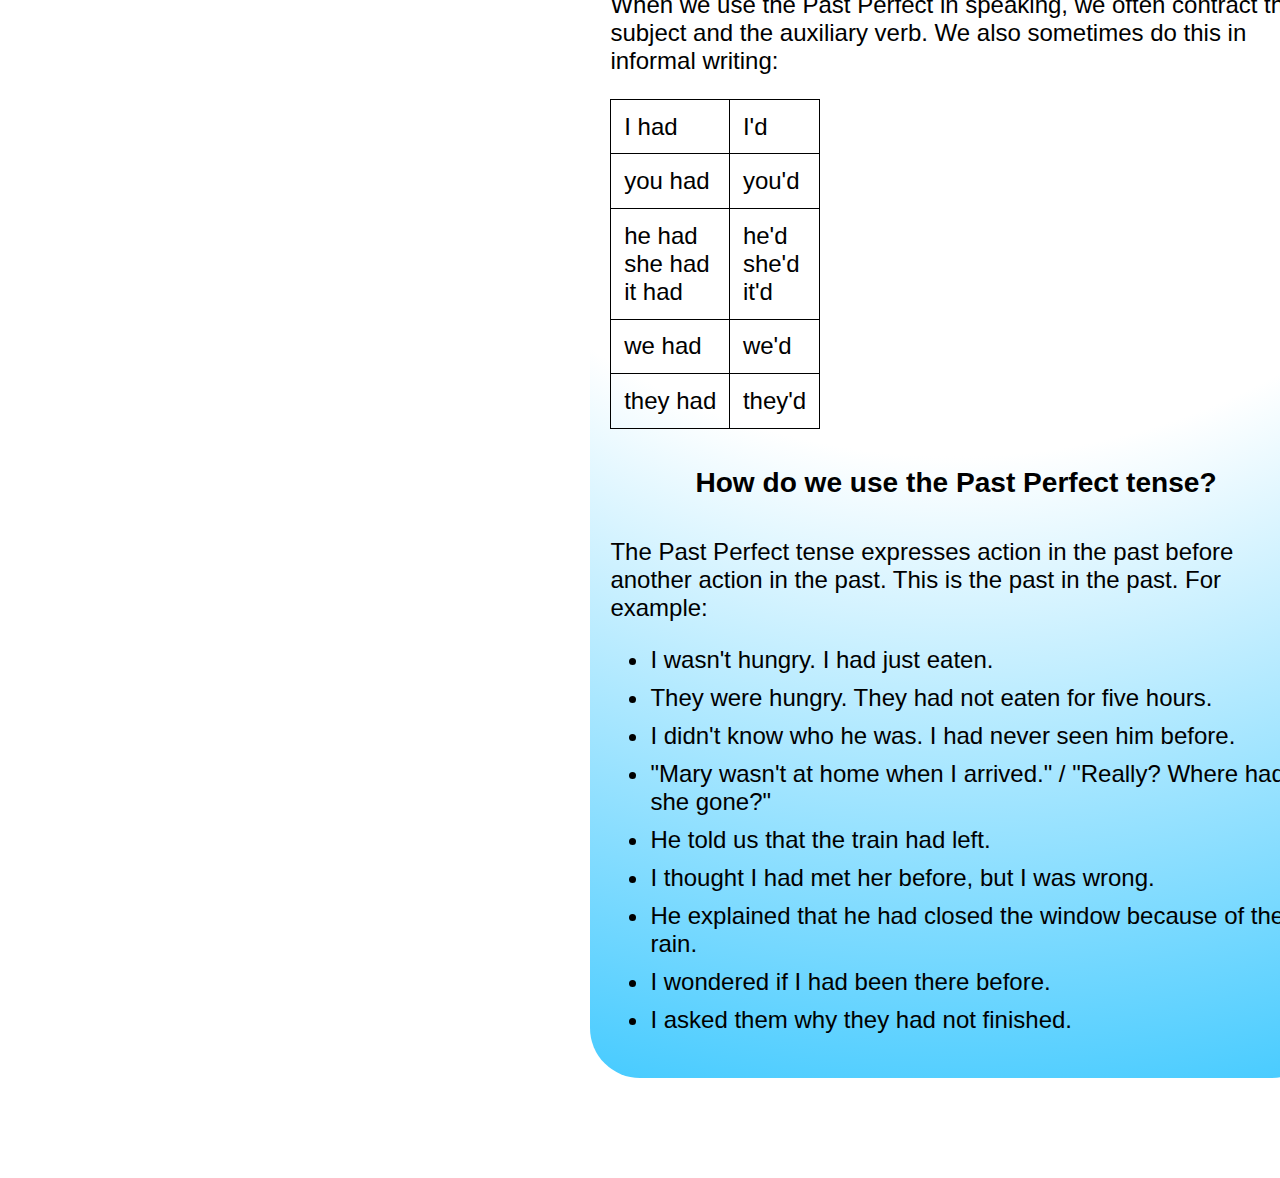
<file: tenses/pastPerfect.html>
<!DOCTYPE html>
<HTML>
<HEAD>
    <meta name="viewport" content="width=device-width, initial-scale=1">
    <link rel="stylesheet" href="../styles/style.css">
    <link rel="stylesheet" href="../styles/tenses.css">
    <script src="../animations/descriptionAnimations.js"></script>
    
</HEAD>
<BODY>
    <div class="PagePart" id="leftSide">
        <div class="Video">
            <iframe width="560" height="315" src="https://www.youtube.com/embed/-TrE6VdtgLE" title="YouTube video player" frameborder="0" 
            allow="accelerometer; autoplay; clipboard-write; encrypted-media; gyroscope; picture-in-picture" allowfullscreen></iframe>
        </div>
    </div>
    <div class="PagePart" id="rightSide">
        <div class="Description"> 
            <h1>Past Perfect</h1>
            <p>The Past Perfect tense is quite an easy tense to understand and to use. This tense talks about the "past in the past".</p>
            <p>In this lesson we look at the structure and use of the Past Perfect tense, followed by a quiz to check your understanding.</p>
            <h3>How do we make the Past Perfect tense?</h3>
            <p><strong>The structure of the Past Perfect tense is:</strong></p>

            <table>
                <tbody>
                    <tr>
                        <td>subject</td>
                        <td>+</td>
                        <td>auxiliary have</td>
                        <td>+</td>
                        <td>main verb</td>
                    </tr>
                    <tr>
                        <td></td>
                        <td></td>
                        <td>conjugated in Past Simple</td>
                        <td></td>
                        <td></td>
                    </tr>
                    <tr>
                        <td></td>
                        <td></td>
                        <td>had</td>
                        <td></td>
                        <td>participle</td>
                    </tr>
                </tbody>
            </table>

            <p>The auxiliary verb (have) is conjugated in the Past Simple: had</p>
            <p>The main verb is invariable in past participle form: -ed (or irregular)</p>
            <p>For negative sentences we insert not between the auxiliary verb and the main verb.</p>
            <p>For question sentences, we exchange the subject and the auxiliary verb.</p>
            <p><strong>Look at these example sentences with the Past Perfect tense:</strong></p>

            <table>
                <tbody>
                    <tr>
                        <th></th>
                        <th>subject</th>
                        <th>auxiliary verb</th>
                        <th></th>
                        <th>main verb</th>
                        <th></th>
                    </tr>
                    <tr>
                        <td>+</td>
                        <td>I</td>
                        <td>had</td>
                        <td></td>
                        <td>finished</td>
                        <td>my work.</td>
                    </tr>
                    <tr>
                        <td>+</td>
                        <td>You</td>
                        <td>had</td>
                        <td></td>
                        <td>stopped</td>
                        <td>before me.</td>
                    </tr>
                    <tr>
                        <td>-</td>
                        <td>She</td>
                        <td>had</td>
                        <td>not</td>
                        <td>gone</td>
                        <td>to school.</td>
                    </tr>
                    <tr>
                        <td>-</td>
                        <td>We</td>
                        <td>had</td>
                        <td>not</td>
                        <td>left.</td>
                        <td></td>
                    </tr>
                    <tr>
                        <td>?</td>
                        <td>Had</td>
                        <td>you</td>
                        <td></td>
                        <td>arrived?</td>
                        <td></td>
                    </tr>
                    <tr>
                        <td>?</td>
                        <td>Had</td>
                        <td>they</td>
                        <td></td>
                        <td>eaten</td>
                        <td>dinner?</td>
                    </tr>
                </tbody>
            </table>

            <h3>Contraction with Past Perfect</h3>
            <p>When we use the Past Perfect in speaking, we often contract the subject and the auxiliary verb. 
                We also sometimes do this in informal writing:
            </p>

            <table>
                <tbody>
                    <tr>
                        <td>I had</td>
                        <td>I'd</td>
                    </tr>
                    <tr>
                        <td>you had</td>
                        <td>you'd</td>
                    </tr>
                    <tr>
                        <td>he had<br>
                        she had<br>
                        it had</td>
                        <td>he'd<br>
                        she'd<br>
                        it'd</td>
                    </tr>
                    <tr>
                        <td>we had</td>
                        <td>we'd</td>
                    </tr>
                    <tr>
                        <td>they had</td>
                        <td>they'd</td>
                    </tr>
                </tbody>
            </table>

            <h3>How do we use the Past Perfect tense?</h3>
            <p>The Past Perfect tense expresses action in the past before another action in the past. 
                This is the past in the past. For example:
            </p>

            <ul>
                <li>I wasn't hungry. I had just eaten.</li>
                <li>They were hungry. They had not eaten for five hours.</li>
                <li>I didn't know who he was. I had never seen him before.</li>
                <li>"Mary wasn't at home when I arrived." / "Really? Where had she gone?"</li>
                <li>He told us that the train had left.</li>
                <li>I thought I had met her before, but I was wrong.</li>
                <li>He explained that he had closed the window because of the rain.</li>
                <li>I wondered if I had been there before.</li>
                <li>I asked them why they had not finished.</li>
            </ul>

        </div>  
</BODY>
</HTML>
</file>
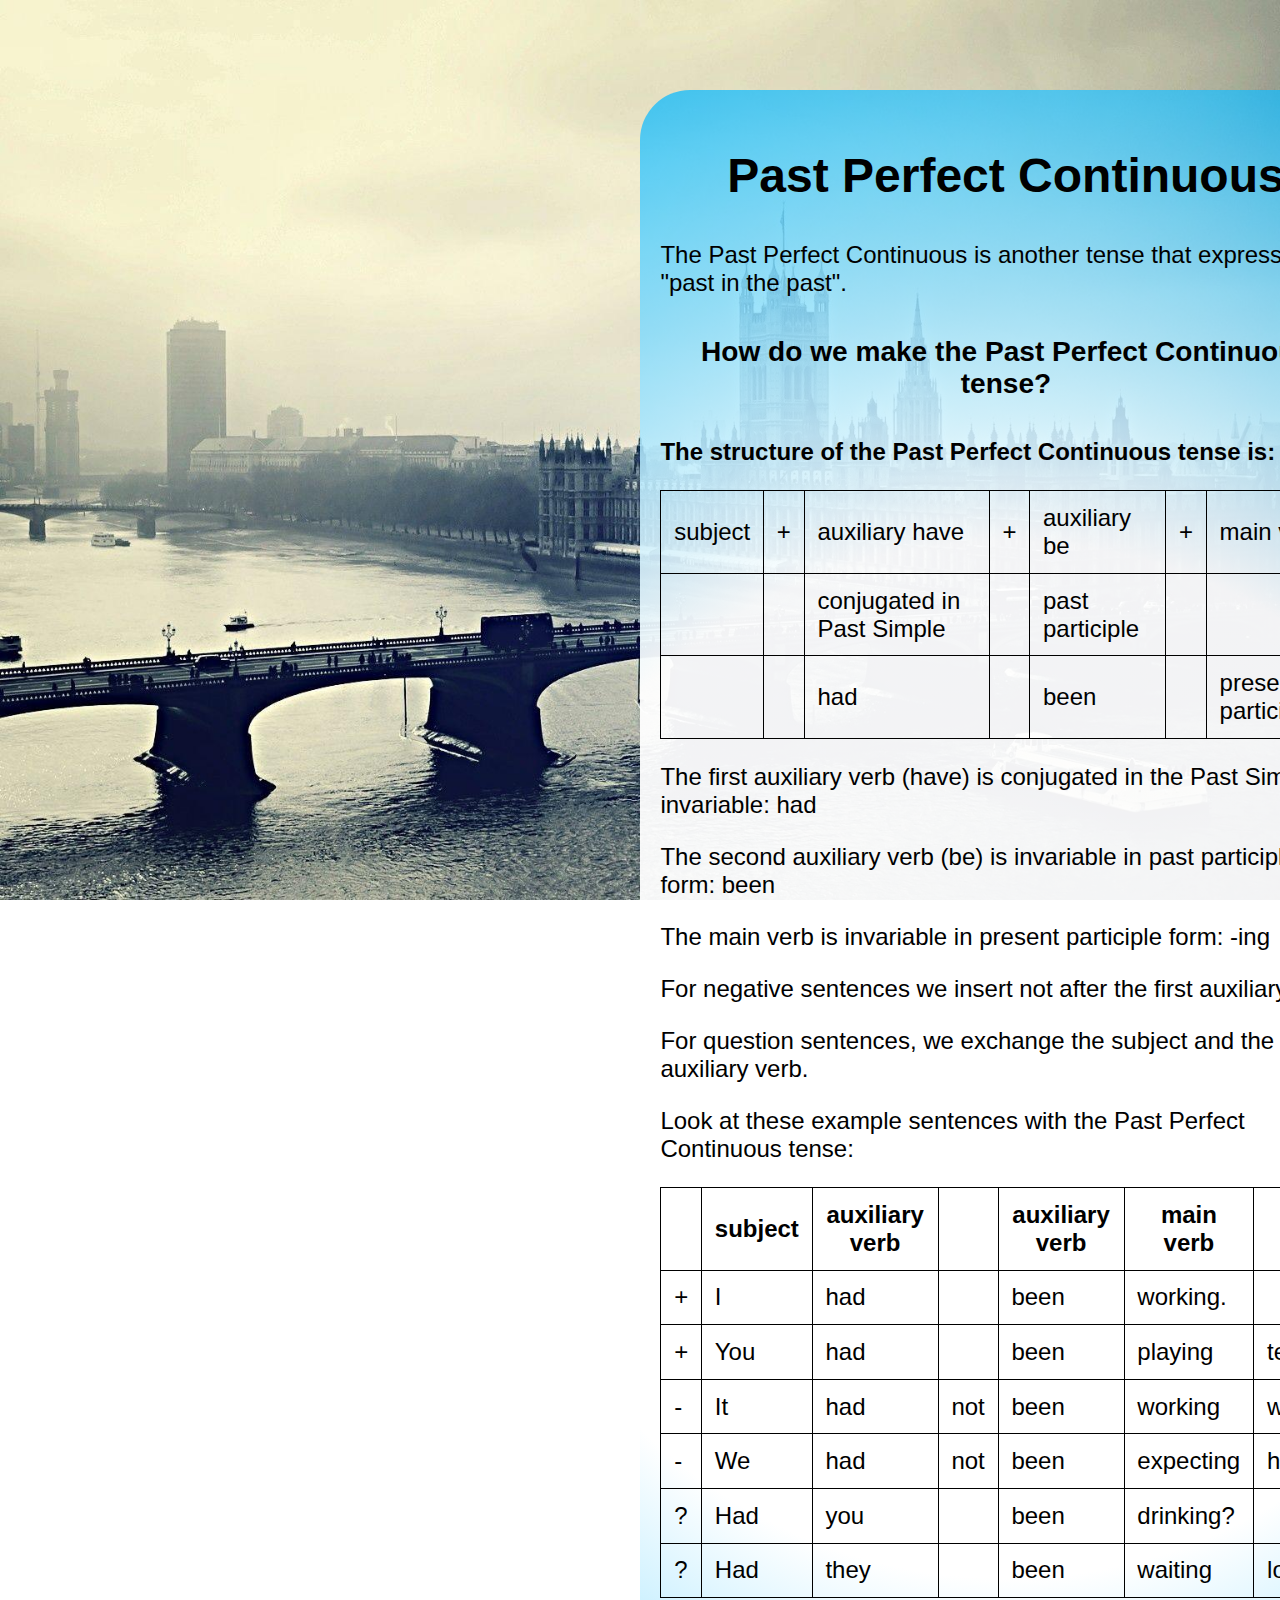
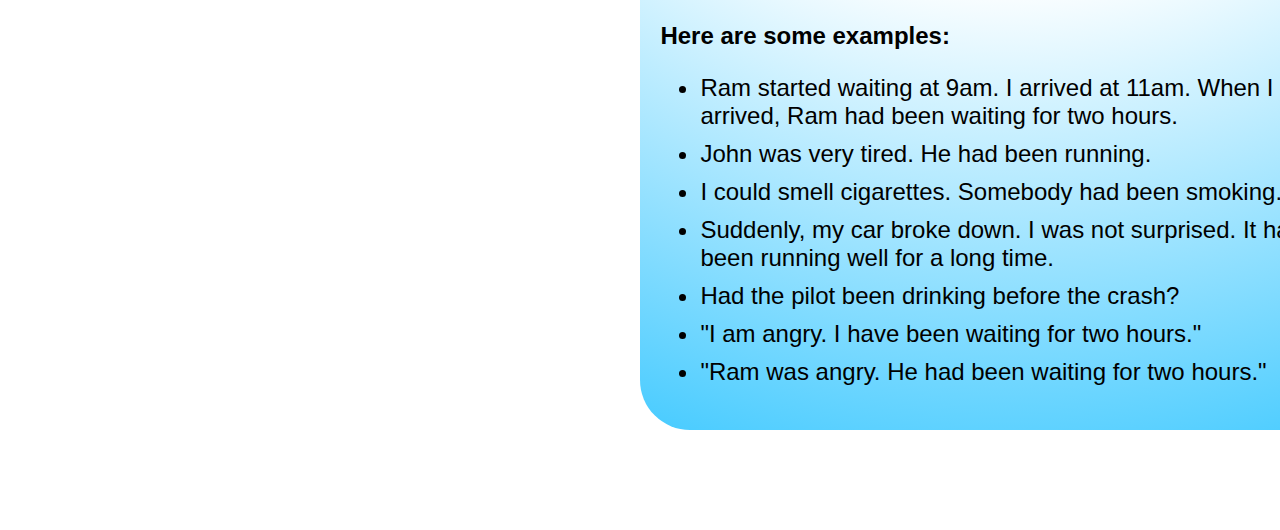
<file: tenses/pastPerfectContinuous.html>
<!DOCTYPE html>
<HTML>
<HEAD>
    <meta name="viewport" content="width=device-width, initial-scale=1">
    <link rel="stylesheet" href="../styles/style.css">
    <link rel="stylesheet" href="../styles/tenses.css">
    <script src="../animations/descriptionAnimations.js"></script>
    
</HEAD>
<BODY>
    <div class="PagePart" id="leftSide">
        <div class="Video">
            <iframe width="560" height="315" src="https://www.youtube.com/embed/qvIZ204JorM" title="YouTube video player" frameborder="0" 
            allow="accelerometer; autoplay; clipboard-write; encrypted-media; gyroscope; picture-in-picture" allowfullscreen></iframe>
        </div>
    </div>
    <div class="PagePart" id="rightSide">
        <div class="Description"> 
            <h1>Past Perfect Continuous</h1>
            <p>The Past Perfect Continuous is another tense that expresses the "past in the past".</p>
            <h3>How do we make the Past Perfect Continuous tense?</h3>
            <p><strong>The structure of the Past Perfect Continuous tense is:</strong></p>

            <table>
                <tbody>
                    <tr>
                        <td>subject</td>
                        <td>+</td>
                        <td>auxiliary have</td>
                        <td>+</td>
                        <td>auxiliary be</td>
                        <td>+</td>
                        <td>main verb</td>
                    </tr>
                    <tr>
                        <td></td>
                        <td></td>
                        <td>conjugated in Past Simple</td>
                        <td></td>
                        <td>past participle</td>
                        <td></td>
                        <td></td>
                    </tr>
                    <tr>
                        <td></td>
                        <td></td>
                        <td>had</td>
                        <td></td>
                        <td>been</td>
                        <td></td>
                        <td>present participle</td>
                    </tr>
                </tbody>
            </table>

            <p>The first auxiliary verb (have) is conjugated in the Past Simple, invariable: had</p>
            <p>The second auxiliary verb (be) is invariable in past participle form: been</p>
            <p>The main verb is invariable in present participle form: -ing</p>
            <p>For negative sentences we insert not after the first auxiliary verb.</p>
            <p>For question sentences, we exchange the subject and the first auxiliary verb.</p>
            <p>Look at these example sentences with the Past Perfect Continuous tense:</p>

            <table>
                <tbody>
                    <tr>
                        <th></th>
                        <th>subject</th>
                        <th>auxiliary verb</th>
                        <th></th>
                        <th>auxiliary verb</th>
                        <th>main verb</th>
                        <th></th>
                    </tr>
                    <tr>
                        <td>+</td>
                        <td>I</td>
                        <td>had</td>
                        <td></td>
                        <td>been</td>
                        <td>working.</td>
                        <td></td>
                    </tr>
                    <tr>
                        <td>+</td>
                        <td>You</td>
                        <td>had</td>
                        <td></td>
                        <td>been</td>
                        <td>playing</td>
                        <td>tennis.</td>
                    </tr>
                    <tr>
                        <td>-</td>
                        <td>It</td>
                        <td>had</td>
                        <td>not</td>
                        <td>been</td>
                        <td>working</td>
                        <td>well.</td>
                    </tr>
                    <tr>
                        <td>-</td>
                        <td>We</td>
                        <td>had</td>
                        <td>not</td>
                        <td>been</td>
                        <td>expecting</td>
                        <td>her.</td>
                    </tr>
                    <tr>
                        <td>?</td>
                        <td>Had</td>
                        <td>you</td>
                        <td></td>
                        <td>been</td>
                        <td>drinking?</td>
                        <td></td>
                    </tr>
                    <tr>
                        <td>?</td>
                        <td>Had</td>
                        <td>they</td>
                        <td></td>
                        <td>been</td>
                        <td>waiting</td>
                        <td>long?</td>
                    </tr>
                </tbody>
            </table>

            <p><strong>Here are some examples:</strong></p>

            <ul>
                <li>Ram started waiting at 9am. I arrived at 11am. When I arrived, Ram had been waiting for two hours.</li>
                <li>John was very tired. He had been running.</li>
                <li>I could smell cigarettes. Somebody had been smoking.</li>
                <li>Suddenly, my car broke down. I was not surprised. It had not been running well for a long time.</li>
                <li>Had the pilot been drinking before the crash?</li>
                <li>"I am angry. I have been waiting for two hours."</li>
                <li>"Ram was angry. He had been waiting for two hours."</li>
            </ul>

        </div>  
</BODY>
</HTML>
</file>
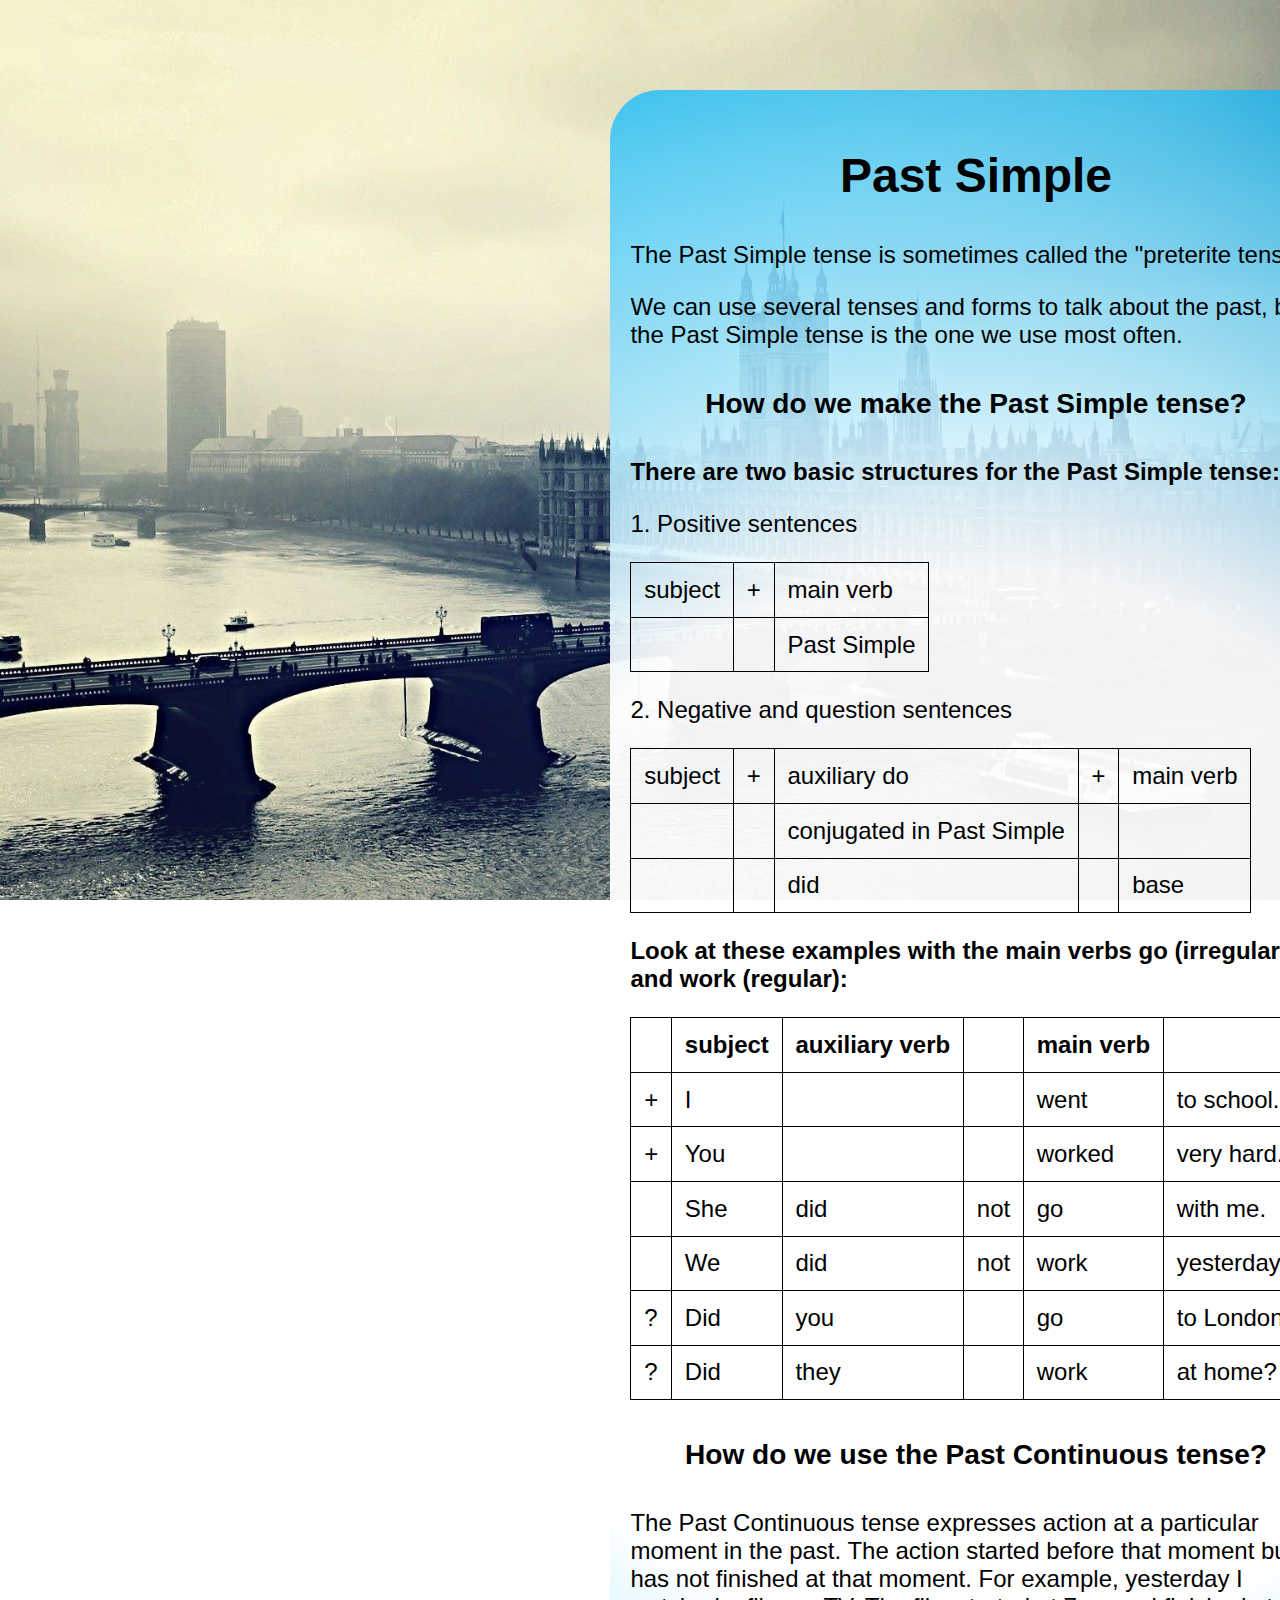
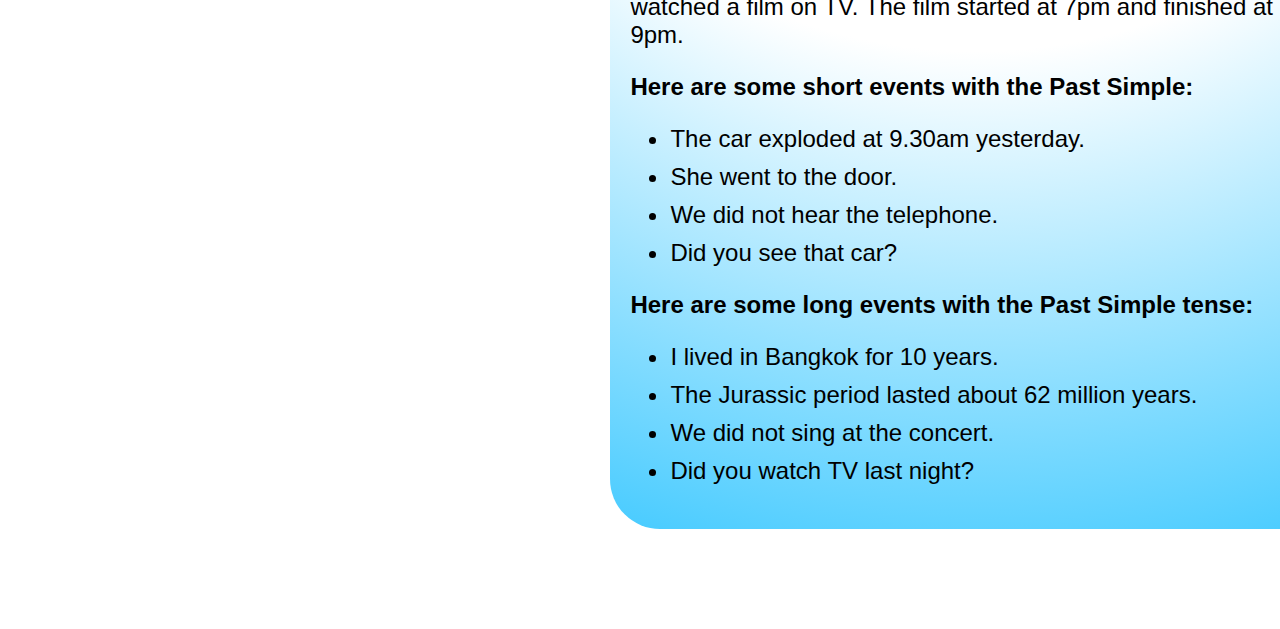
<file: tenses/pastSimple.html>
<!DOCTYPE html>
<HTML>
<HEAD>
    <meta name="viewport" content="width=device-width, initial-scale=1">
    <link rel="stylesheet" href="../styles/style.css">
    <link rel="stylesheet" href="../styles/tenses.css">
    <script src="../animations/descriptionAnimations.js"></script>
    
</HEAD>
<BODY>
    <!-- <div class="Title"><h1>Past Simple</h1></div> -->
    
    <div class="PagePart" id="leftSide">

        <div class="Video">
            <iframe width="560" height="315" src="https://www.youtube.com/embed/g-uW_KheiEc" alt="Video" title="YouTube video player" frameborder="0" 
            allow="accelerometer; autoplay; clipboard-write; encrypted-media; gyroscope; picture-in-picture" allowfullscreen></iframe>
        </div>
    </div>
    <div class="PagePart" id="rightSide">
        <div class="Description"> 
            <h1>Past Simple</h1>
            <p>The Past Simple tense is sometimes called the "preterite tense".</p>
            <p>We can use several tenses and forms to talk about the past, but the Past Simple tense is the one we use most often.</p>
            <h3>How do we make the Past Simple tense?</h3>
            <p><strong>There are two basic structures for the Past Simple tense:</strong></p>
            <p>1. Positive sentences</p>

            <table>
                <tr>
                    <td>subject</td>
                    <td>+</td>
                    <td>main verb</td>
                </tr>
                <tr>
                    <td></td>
                    <td></td>
                    <td>Past Simple</td>
                </tr>
            </table>

            <p>2. Negative and question sentences</p>

            <table>
                <tr>
                    <td>subject</td>
                    <td>+</td>
                    <td>auxiliary do</td>
                    <td>+</td>
                    <td>main verb</td>
                </tr>
                <tr>
                    <td></td>
                    <td></td>
                    <td>conjugated in Past Simple</td>
                    <td></td>
                    <td></td>
                </tr>
                <tr>
                    <td></td>
                    <td></td>
                    <td>did</td>
                    <td></td>
                    <td>base</td>
                </tr>
            </table>

            <p><strong>Look at these examples with the main verbs go (irregular) and work (regular):</strong></p>

            <table>
                <thead>
                    <tr>
                        <th></th>
                        <th>subject</th>
                        <th>auxiliary verb</th>
                        <th></th>
                        <th>main verb</th>
                        <th></th>
                    </tr>
                </thead>
                <tbody>
                    <tr>
                        <td>+</td>
                        <td>I</td>
                        <td></td>
                        <td></td>
                        <td>went</td>
                        <td>to school.</td>
                    </tr>
                    <tr>
                        <td>+</td>
                        <td>You</td>
                        <td></td>
                        <td></td>
                        <td>worked</td>
                        <td>very hard.</td>
                    </tr>
                    <tr>
                        <td></td>
                        <td>She</td>
                        <td>did</td>
                        <td>not</td>
                        <td>go</td>
                        <td>with me.</td>
                    </tr>
                    <tr>
                        <td></td>
                        <td>We</td>
                        <td>did</td>
                        <td>not</td>
                        <td>work</td>
                        <td>yesterday.</td>
                    </tr>
                    <tr>
                        <td>?</td>
                        <td>Did</td>
                        <td>you</td>
                        <td></td>
                        <td>go</td>
                        <td>to London?</td>
                    </tr>
                    <tr>
                        <td>?</td>
                        <td>Did</td>
                        <td>they</td>
                        <td></td>
                        <td>work</td>
                        <td>at home?</td>
                    </tr>
                    </tbody>
                </table>

            <h3>How do we use the Past Continuous tense?</h3>    
            <p>The Past Continuous tense expresses action at a particular moment in the past. 
                The action started before that moment but has not finished at that moment. 
                For example, yesterday I watched a film on TV. The film started at 7pm and finished at 9pm.
            </p>
            <p><strong>Here are some short events with the Past Simple:</strong></p>
            <ul>
                <li>The car exploded at 9.30am yesterday.</li>
                <li>She went to the door.</li>
                <li>We did not hear the telephone.</li>
                <li>Did you see that car?</li>
            </ul>
            <p><strong>Here are some long events with the Past Simple tense:</strong></p>
            <ul>
                <li>I lived in Bangkok for 10 years.</li>
                <li>The Jurassic period lasted about 62 million years.</li>
                <li>We did not sing at the concert.</li>
                <li>Did you watch TV last night?</li>
            </ul>

        </div>
    </div>
    
</BODY>
</HTML>
</file>
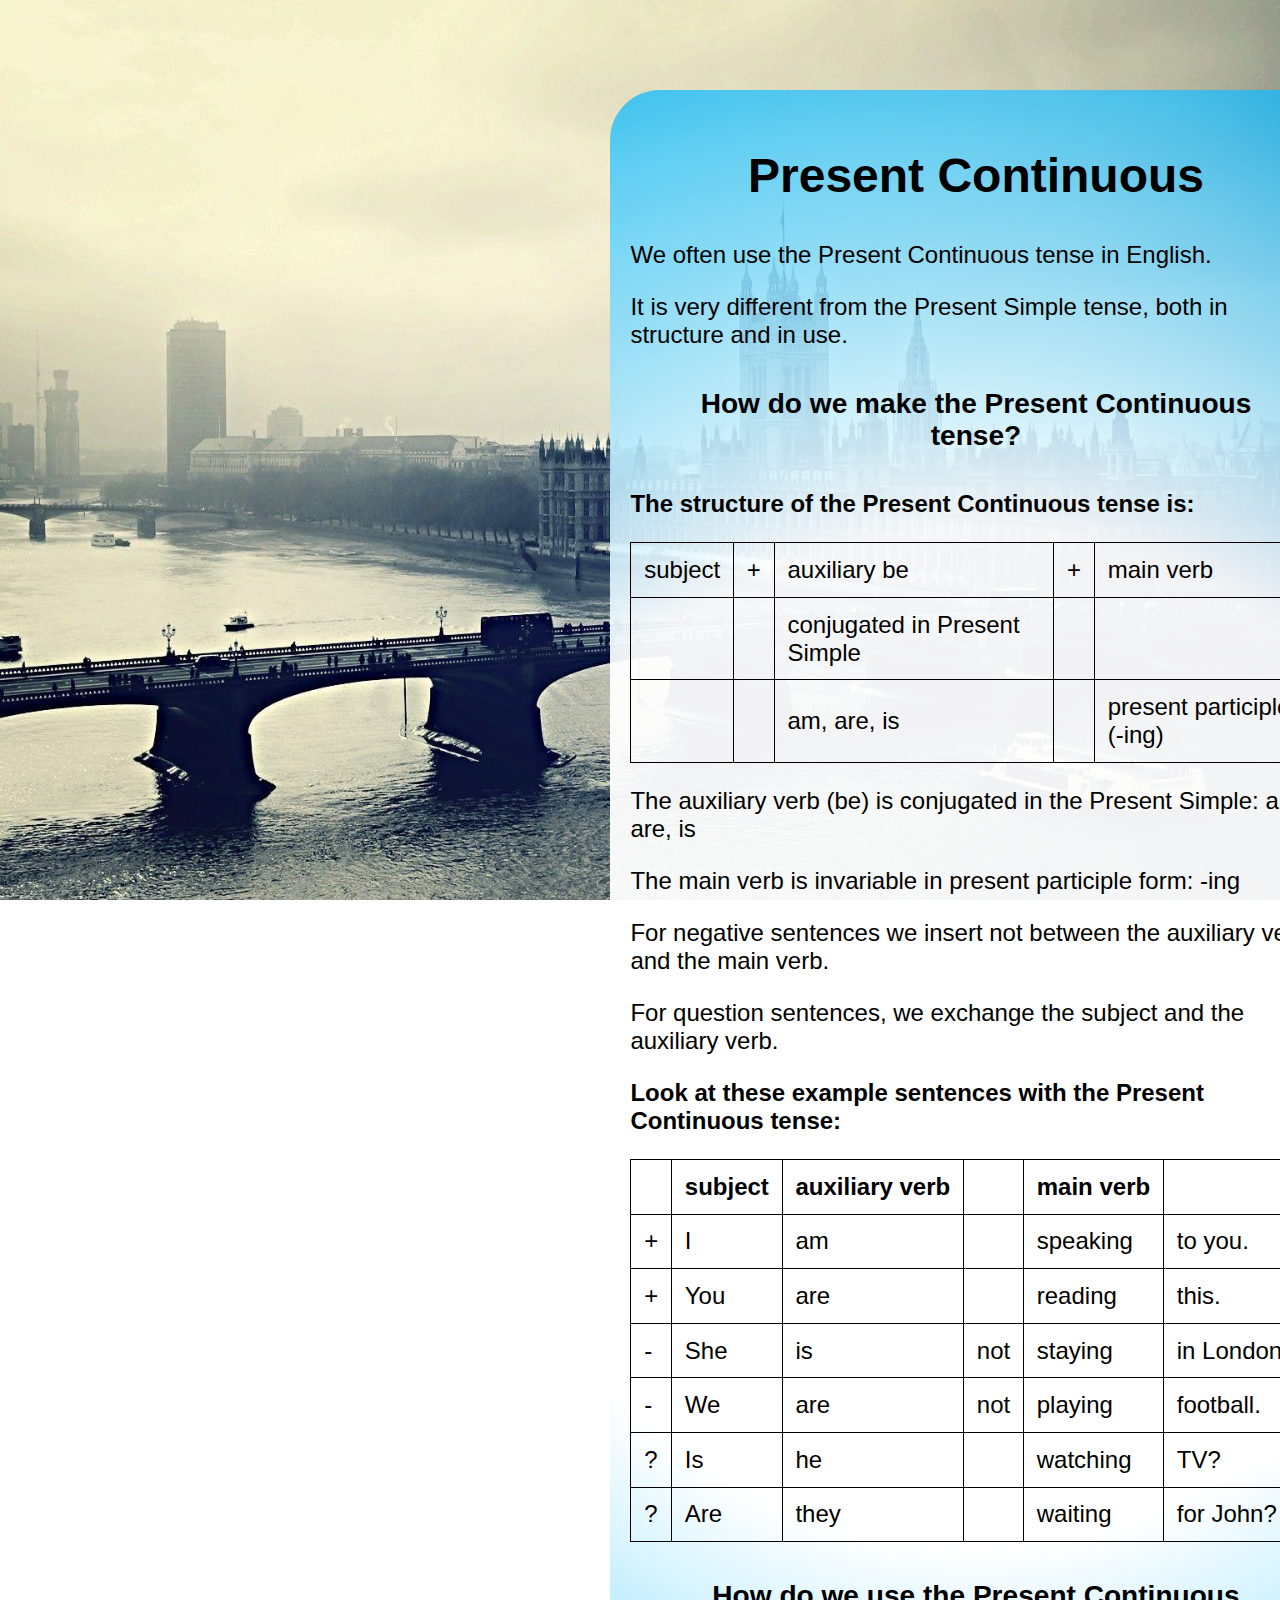
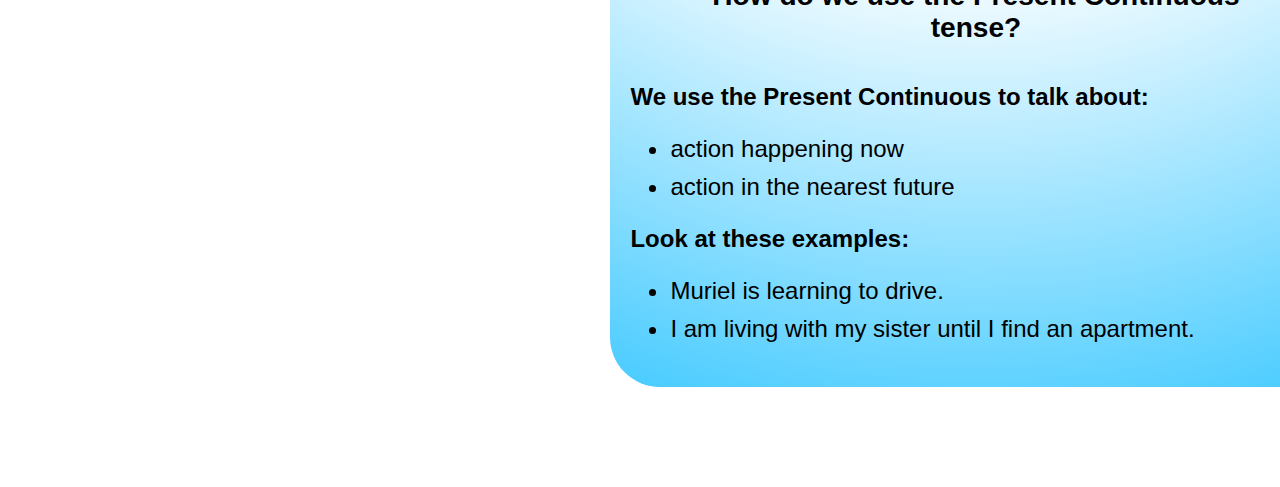
<file: tenses/presentContinuous.html>
<!DOCTYPE html>
<HTML>
<HEAD>
    <meta name="viewport" content="width=device-width, initial-scale=1">
    <link rel="stylesheet" href="../styles/style.css">
    <link rel="stylesheet" href="../styles/tenses.css">
    <script src="../animations/descriptionAnimations.js"></script>
    
</HEAD>
<BODY>
    <div class="PagePart" id="leftSide">
        <div class="Video">
            <iframe width="560" height="315" src="https://www.youtube.com/embed/UdEasleUc54" title="YouTube video player" frameborder="0" 
            allow="accelerometer; autoplay; clipboard-write; encrypted-media; gyroscope; picture-in-picture" allowfullscreen></iframe>
        </div>
    </div>
    <div class="PagePart" id="rightSide">
        <div class="Description"> 
            <h1>Present Continuous</h1>
            <p>We often use the Present Continuous tense in English.</p>
            <p>It is very different from the Present Simple tense, both in structure and in use.</p>
            <h3>How do we make the Present Continuous tense?</h3>
            <p><strong>The structure of the Present Continuous tense is:</strong></p>
            
            <table>
                <tbody>
                    <tr>
                        <td>subject</td>
                        <td>+</td>
                        <td>auxiliary be</td>
                        <td>+</td>
                        <td>main verb</td>
                    </tr>
                    <tr>
                        <td></td>
                        <td></td>
                        <td>conjugated in Present Simple</td>
                        <td></td>
                        <td></td>
                    </tr>
                    <tr>
                        <td></td>
                        <td></td>
                        <td>am, are, is</td>
                        <td></td>
                        <td>present participle (-ing)</td>
                    </tr>
                </tbody>
            </table>

            <p>The auxiliary verb (be) is conjugated in the Present Simple: am, are, is</p>
            <p>The main verb is invariable in present participle form: -ing</p>
            <p>For negative sentences we insert not between the auxiliary verb and the main verb.</p>
            <p>For question sentences, we exchange the subject and the auxiliary verb.</p>
            <p><strong>Look at these example sentences with the Present Continuous tense:</strong></p>

            <table>
                <thead>
                    <tr>
                        <th></th>
                        <th>subject</th>
                        <th>auxiliary verb</th>
                        <th></th>
                        <th>main verb</th>
                        <th></th>
                    </tr>
                </thead>
                <tbody>
                    <tr>
                        <td>+</td>
                        <td>I</td>
                        <td>am</td>
                        <td></td>
                        <td>speaking</td>
                        <td>to you.</td>
                    </tr>
                    <tr>
                        <td>+</td>
                        <td>You</td>
                        <td>are</td>
                        <td></td>
                        <td>reading</td>
                        <td>this.</td>
                    </tr>
                    <tr>
                        <td>-</td>
                        <td>She</td>
                        <td>is</td>
                        <td>not</td>
                        <td>staying</td>
                        <td>in London.</td>
                    </tr>
                    <tr>
                        <td>-</td>
                        <td>We</td>
                        <td>are</td>
                        <td>not</td>
                        <td>playing</td>
                        <td>football.</td>
                    </tr>
                    <tr>
                        <td>?</td>
                        <td>Is</td>
                        <td>he</td>
                        <td></td>
                        <td>watching</td>
                        <td>TV?</td>
                    </tr>
                    <tr>
                        <td>?</td>
                        <td>Are</td>
                        <td>they</td>
                        <td></td>
                        <td>waiting</td>
                        <td>for John?</td>
                    </tr>
                </tbody>
            </table>

            <h3>How do we use the Present Continuous tense?</h3>
            <p><strong>We use the Present Continuous to talk about:</strong></p>
            <ul>
                <li>action happening now</li>
                <li>action in the nearest future</li>
            </ul>
            <p><strong>Look at these examples:</strong></p>
            <ul>
                <li>Muriel is learning to drive.</li>
                <li>I am living with my sister until I find an apartment.</li>
            </ul>
    </div>
    
</BODY>
</HTML>
</file>
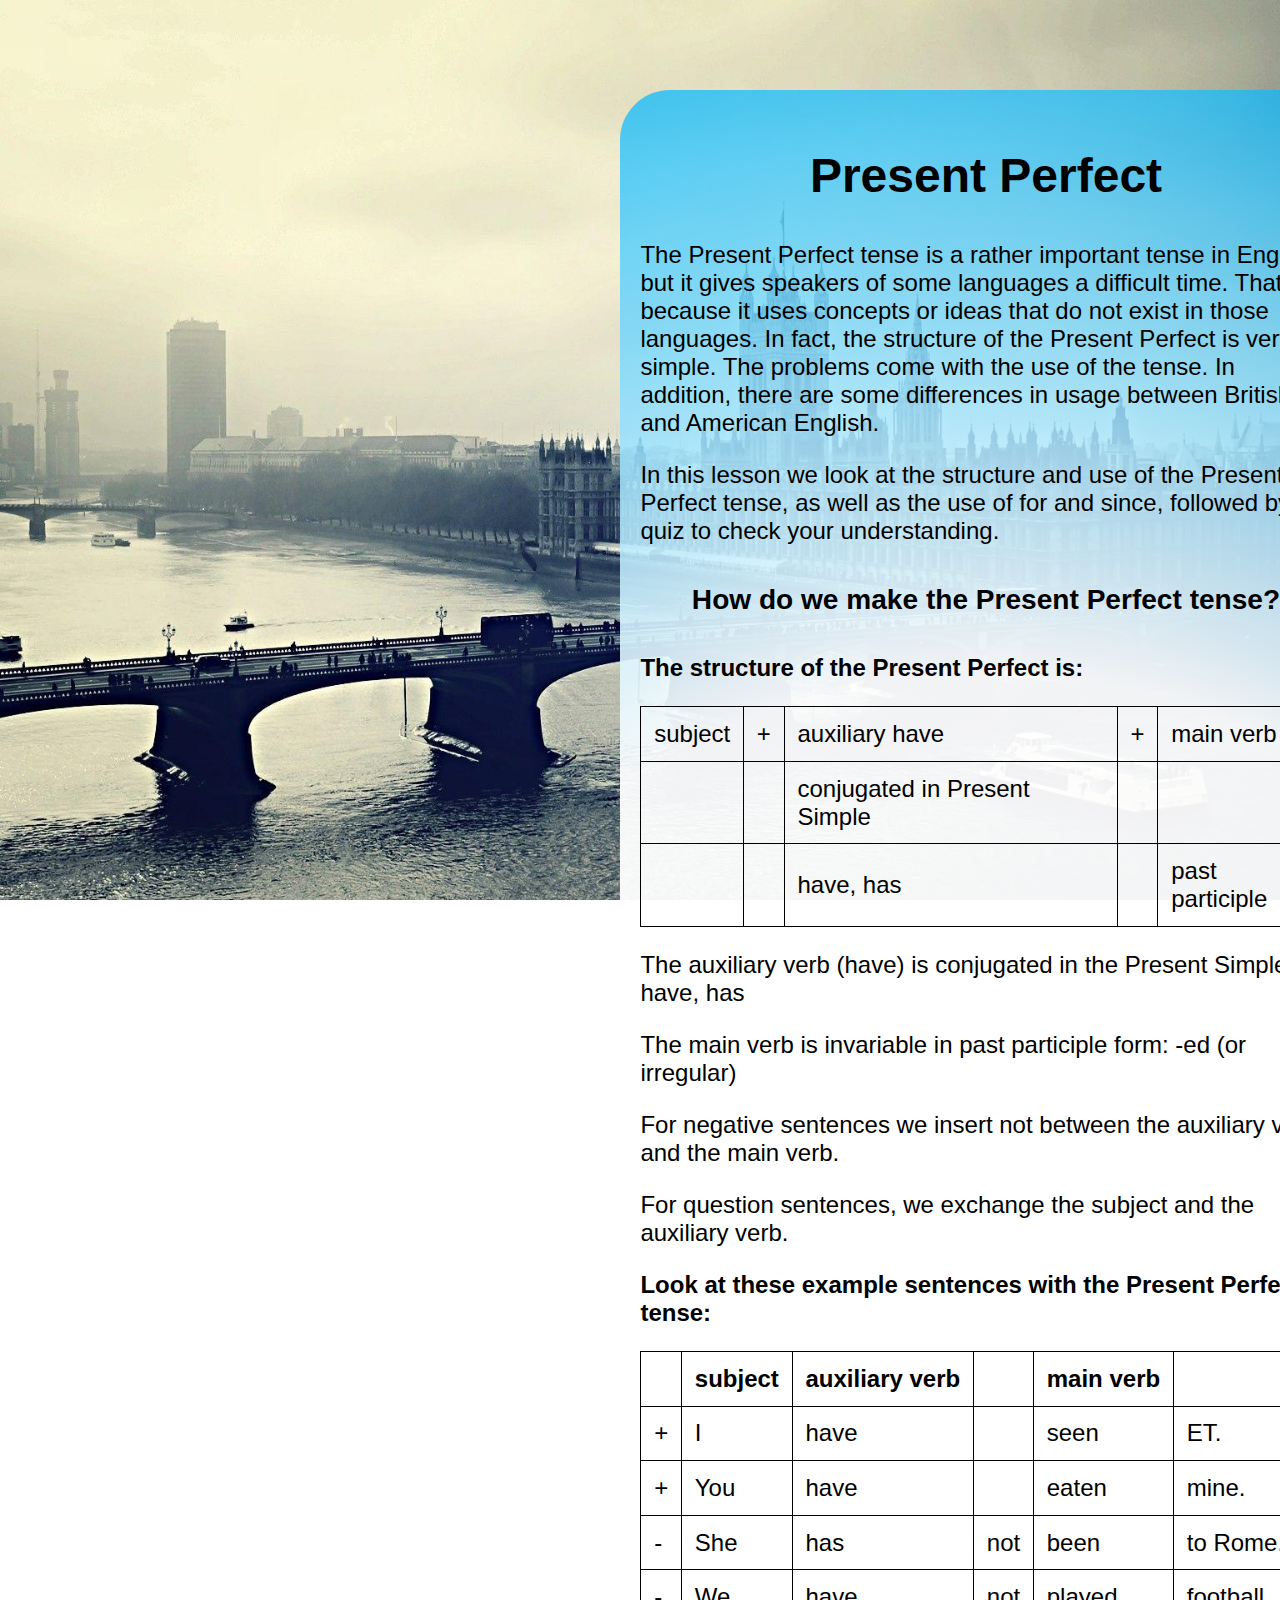
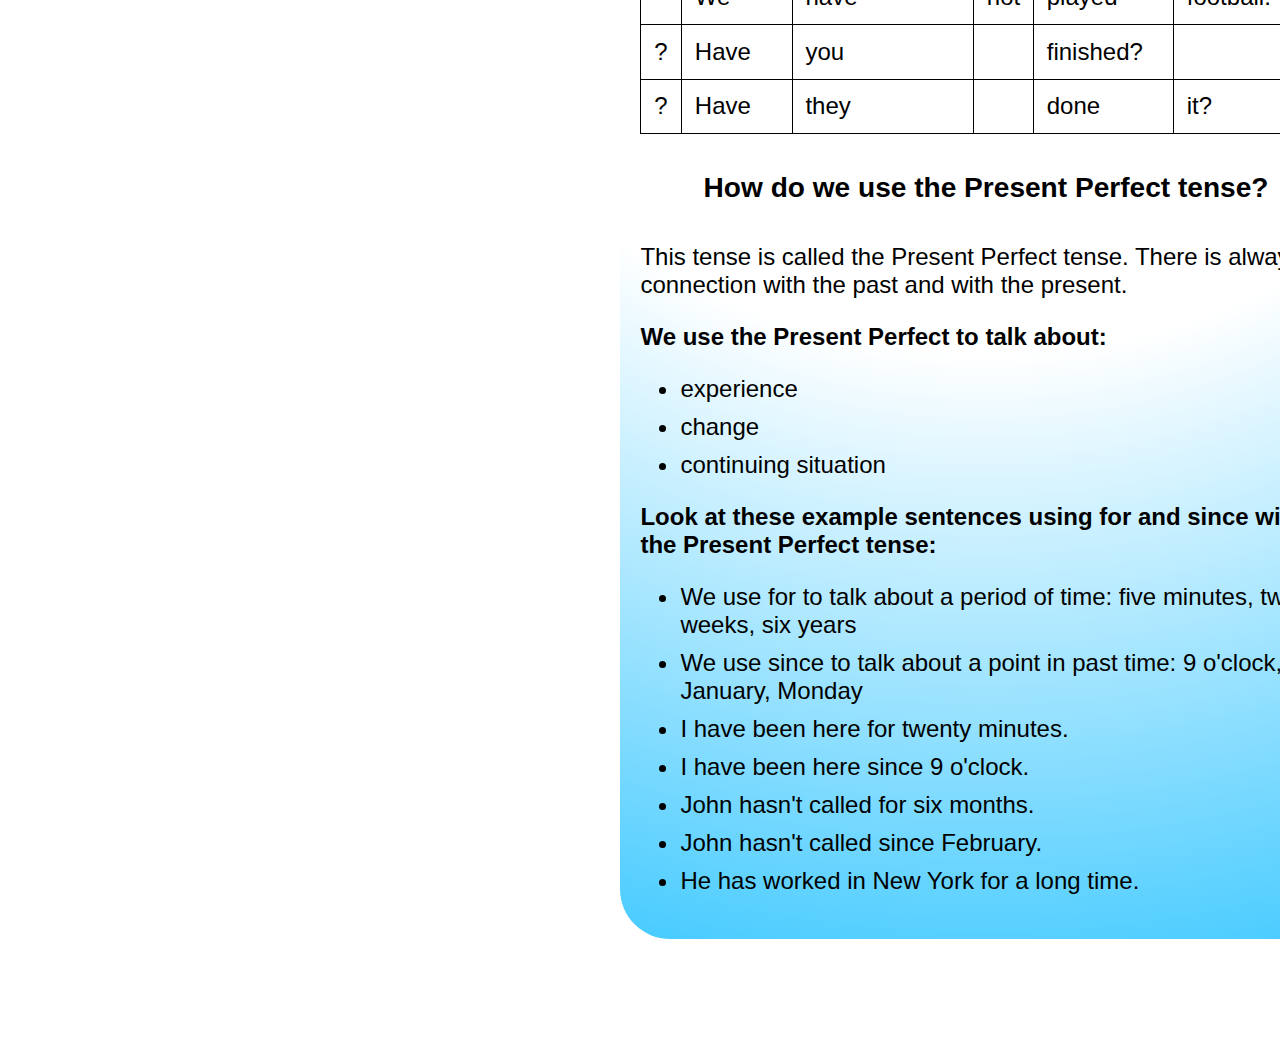
<file: tenses/presentPerfect.html>
<!DOCTYPE html>
<HTML>
<HEAD>
    <meta name="viewport" content="width=device-width, initial-scale=1">
    <link rel="stylesheet" href="../styles/style.css">
    <link rel="stylesheet" href="../styles/tenses.css">
    <script src="../animations/descriptionAnimations.js"></script>
    
</HEAD>
<BODY>
    <div class="PagePart" id="leftSide">
        <div class="Video">
            <iframe width="560" height="315" src="https://www.youtube.com/embed/i9GlEYf8_5I" title="YouTube video player" frameborder="0" 
            allow="accelerometer; autoplay; clipboard-write; encrypted-media; gyroscope; picture-in-picture" allowfullscreen></iframe>
        </div>
    </div>
    <div class="PagePart" id="rightSide">
        <div class="Description"> 
            <h1>Present Perfect</h1>
            <p>The Present Perfect tense is a rather important tense in English, but it gives speakers of some languages 
                a difficult time. That is because it uses concepts or ideas that do not exist in those languages. 
                In fact, the structure of the Present Perfect is very simple. The problems come with the use of the tense. 
                In addition, there are some differences in usage between British and American English.
            </p>
            <p>In this lesson we look at the structure and use of the Present Perfect tense, as well as 
                the use of for and since, followed by a quiz to check your understanding.
            </p>

            <h3>How do we make the Present Perfect tense?</h3>
            <p><strong>The structure of the Present Perfect is:</strong></p>

            <table>
                <tbody>
                    <tr>
                        <td>subject</td>
                        <td>+</td>
                        <td>auxiliary have</td>
                        <td>+</td>
                        <td>main verb</td>
                    </tr>
                    <tr>
                        <td></td>
                        <td></td>
                        <td>conjugated in Present Simple</td>
                        <td></td>
                        <td></td>
                    </tr>
                    <tr>
                        <td></td>
                        <td></td>
                        <td>have, has</td>
                        <td></td>
                        <td>past participle</td>
                    </tr>
                </tbody>
            </table>

            <p>The auxiliary verb (have) is conjugated in the Present Simple: have, has</p>
            <p>The main verb is invariable in past participle form: -ed (or irregular)</p>
            <p>For negative sentences we insert not between the auxiliary verb and the main verb.</p>
            <p>For question sentences, we exchange the subject and the auxiliary verb.</p>
            <p><strong>Look at these example sentences with the Present Perfect tense:</strong></p>

            <table>
                <thead>
                    <tr>
                        <th></th>
                        <th>subject</th>
                        <th>auxiliary verb</th>
                        <th></th>
                        <th>main verb</th>
                        <th></th>
                    </tr>
                </thead>
                <tbody>
                    <tr>
                        <td>+</td>
                        <td>I</td>
                        <td>have</td>
                        <td></td>
                        <td>seen</td>
                        <td>ET.</td>
                    </tr>
                    <tr>
                        <td>+</td>
                        <td>You</td>
                        <td>have</td>
                        <td></td>
                        <td>eaten</td>
                        <td>mine.</td>
                    </tr>
                    <tr>
                        <td>-</td>
                        <td>She</td>
                        <td>has</td>
                        <td>not</td>
                        <td>been</td>
                        <td>to Rome.</td>
                    </tr>
                    <tr>
                        <td>-</td>
                        <td>We</td>
                        <td>have</td>
                        <td>not</td>
                        <td>played</td>
                        <td>football.</td>
                    </tr>
                    <tr>
                        <td>?</td>
                        <td>Have</td>
                        <td>you</td>
                        <td></td>
                        <td>finished?</td>
                        <td></td>
                    </tr>
                    <tr>
                        <td>?</td>
                        <td>Have</td>
                        <td>they</td>
                        <td></td>
                        <td>done</td>
                        <td>it?</td>
                    </tr>
                </tbody>
            </table>

            <h3>How do we use the Present Perfect tense?</h3>
            <p>This tense is called the Present Perfect tense. There is always a connection with the past and with the present.</p>
            <p><strong>We use the Present Perfect to talk about:</strong></p>

            <ul>
                <li>experience</li>
                <li>change</li>
                <li>continuing situation</li>
            </ul>

            <p><strong>Look at these example sentences using for and since with the Present Perfect tense:</strong></p>
            <ul>
                <li>We use for to talk about a period of time: five minutes, two weeks, six years</li>
                <li>We use since to talk about a point in past time: 9 o'clock, 1st January, Monday</li>
                <li>I have been here for twenty minutes.</li>
                <li>I have been here since 9 o'clock.</li>
                <li>John hasn't called for six months.</li>
                <li>John hasn't called since February.</li>
                <li>He has worked in New York for a long time.</li>
            </ul>

        </div>  
</BODY>
</HTML>
</file>
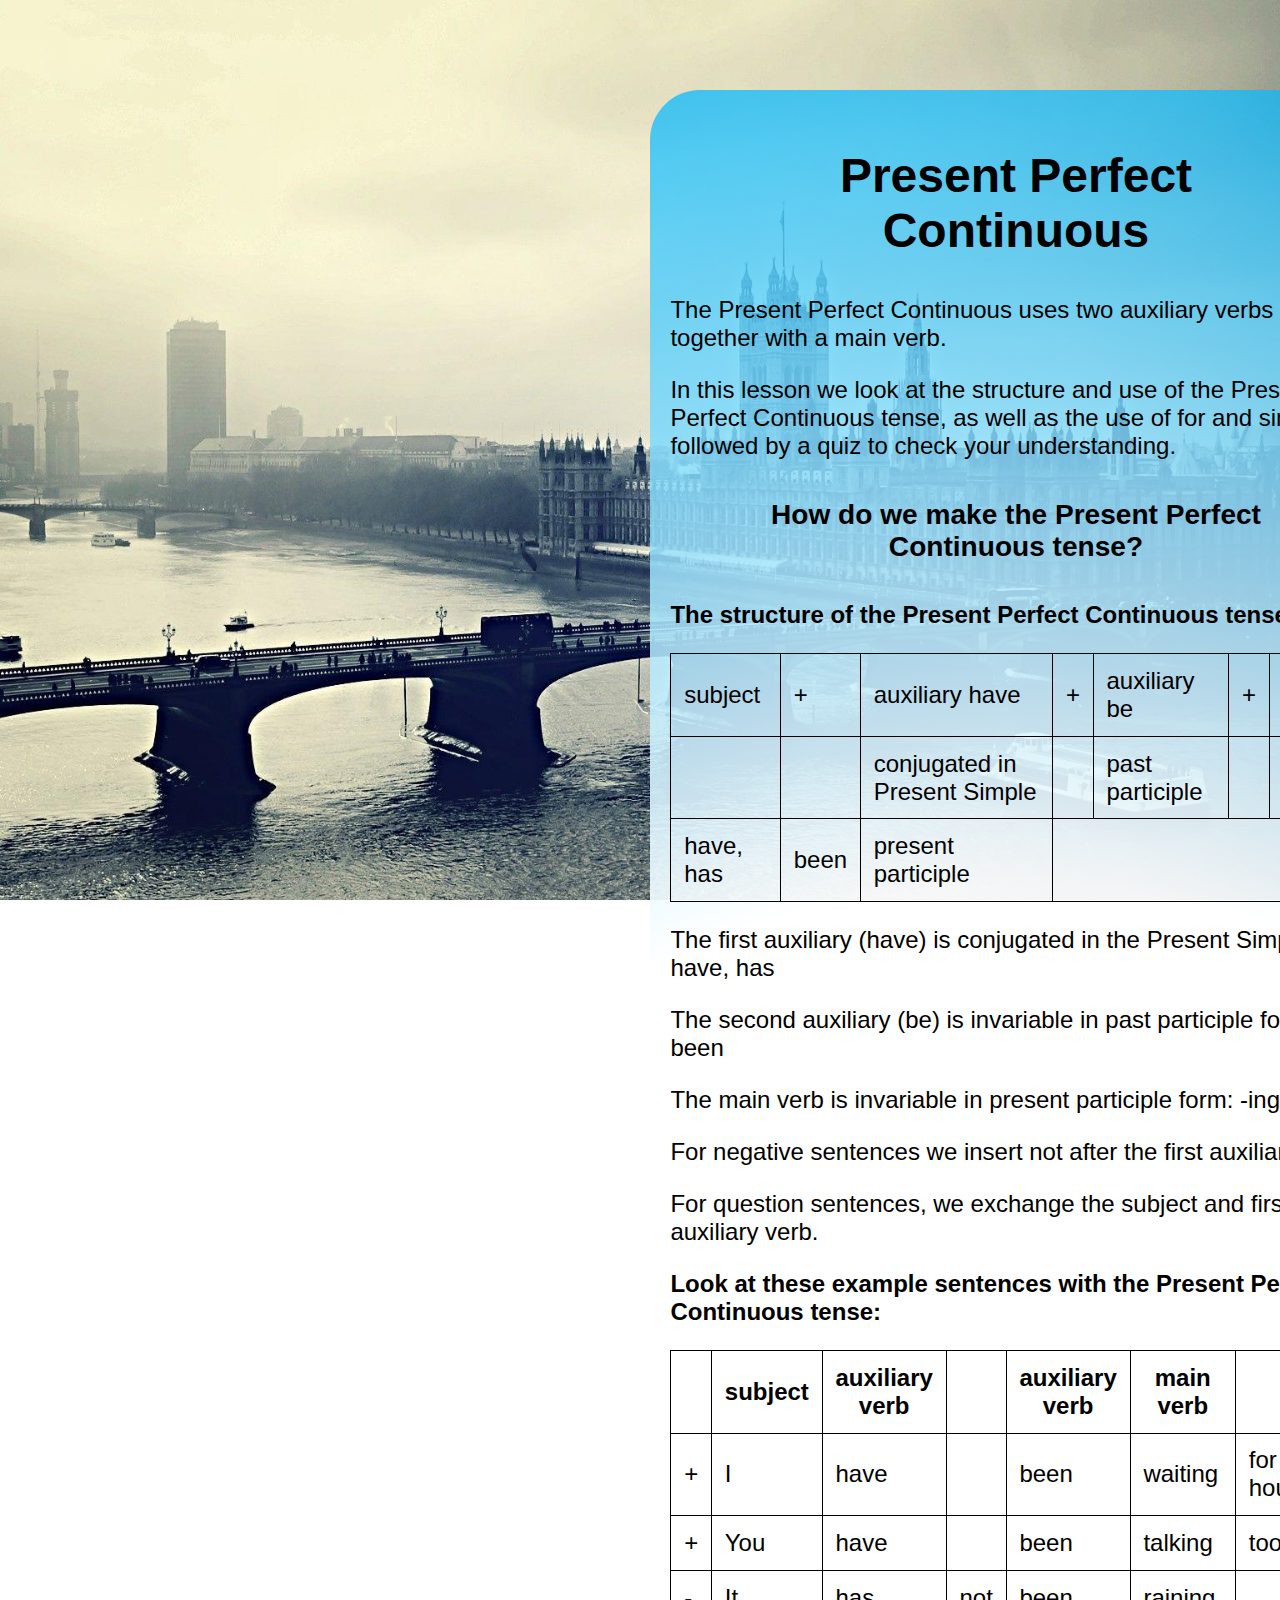
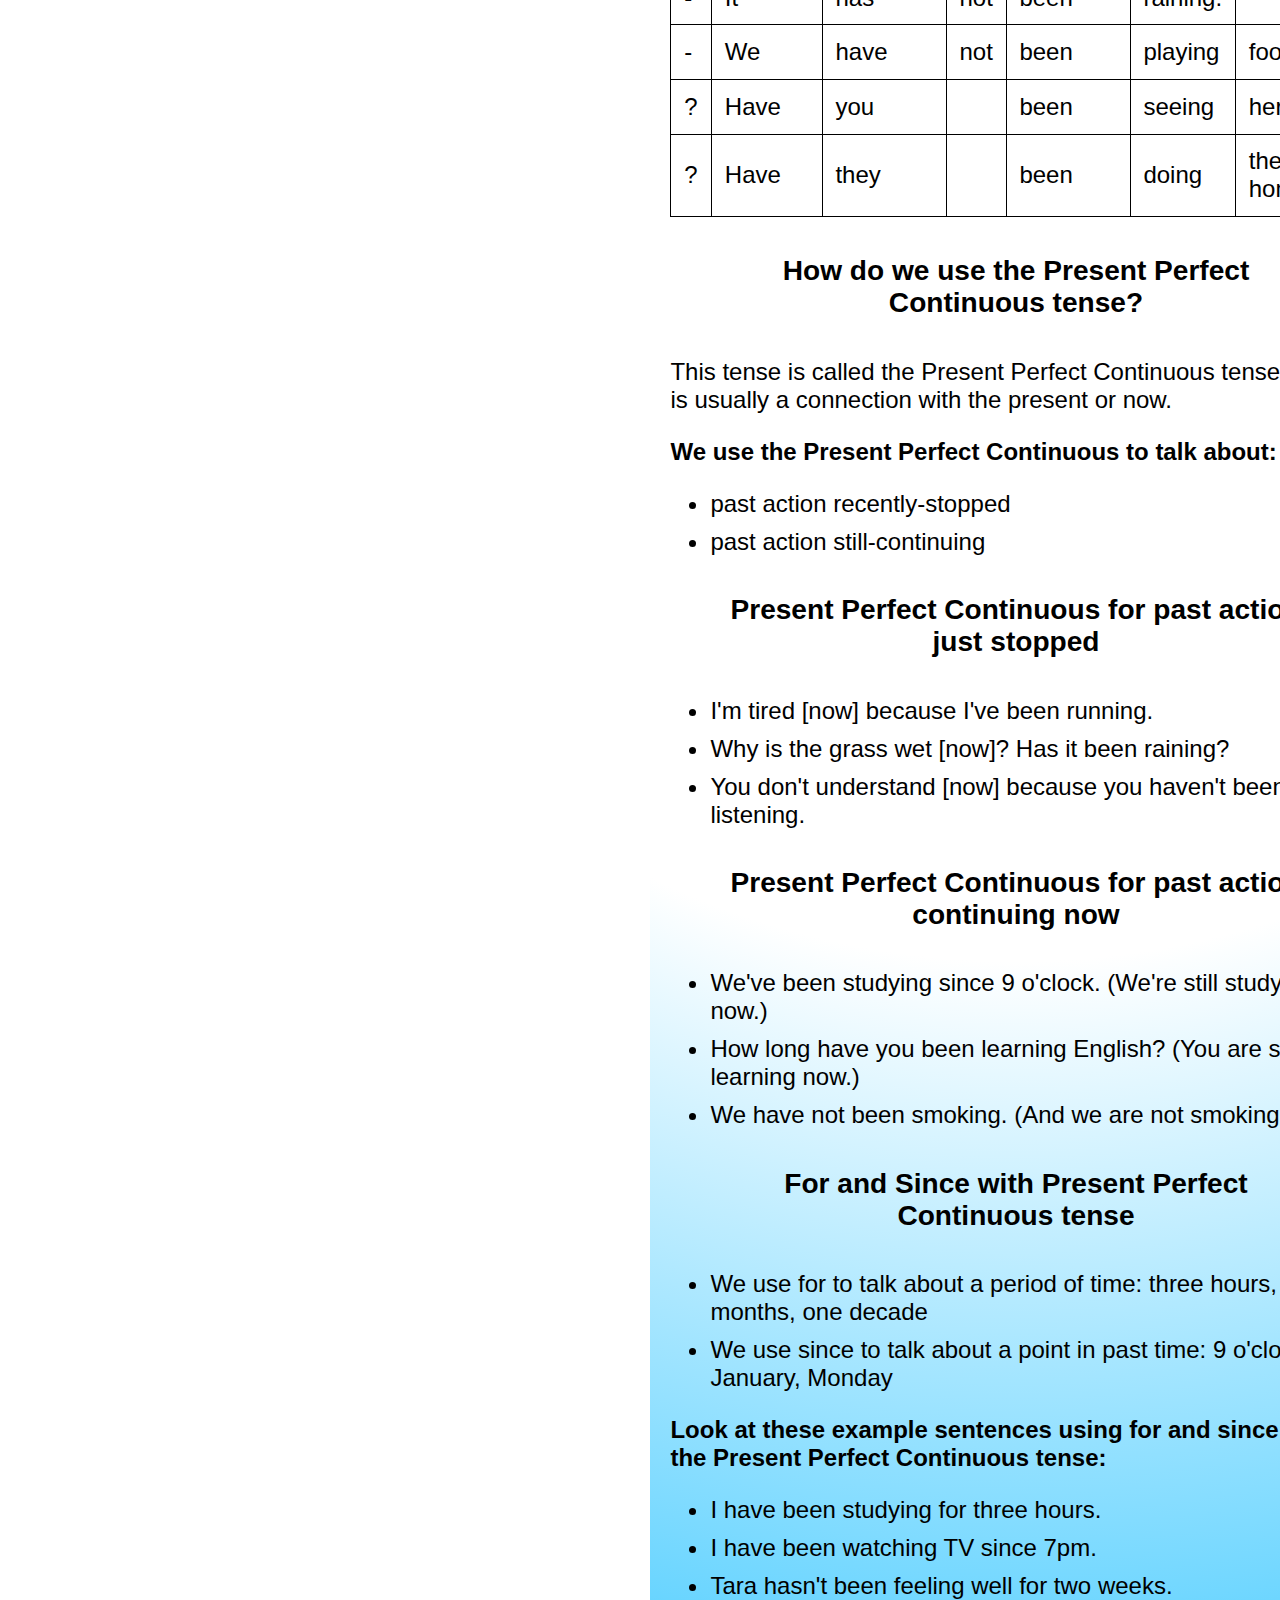
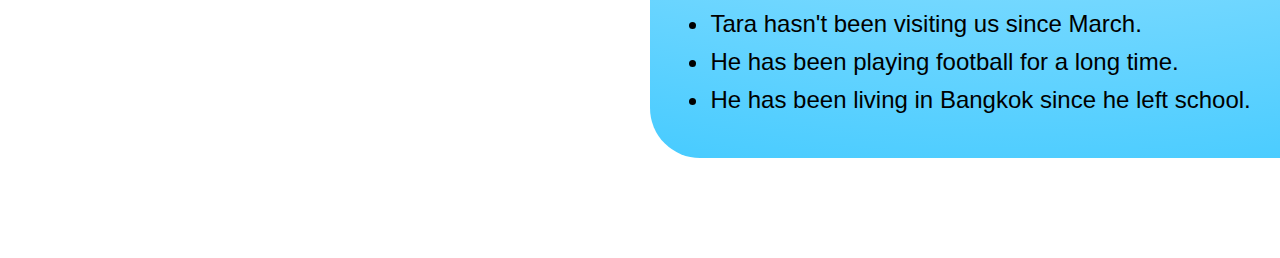
<file: tenses/presentPerfectContinuous.html>
<!DOCTYPE html>
<HTML>
<HEAD>
    <meta name="viewport" content="width=device-width, initial-scale=1">
    <link rel="stylesheet" href="../styles/style.css">
    <link rel="stylesheet" href="../styles/tenses.css">
    <script src="../animations/descriptionAnimations.js"></script>
    
</HEAD>
<BODY>
    <!-- <div class="Title"><h1>Past Simple</h1></div> -->
    
    <div class="PagePart" id="leftSide">

        <div class="Video">
            <iframe width="560" height="315" src="https://www.youtube.com/embed/AKzqRMA_1lo" title="YouTube video player" frameborder="0" 
            allow="accelerometer; autoplay; clipboard-write; encrypted-media; gyroscope; picture-in-picture" allowfullscreen></iframe>
        </div>
    </div>
    <div class="PagePart" id="rightSide">
        <div class="Description"> 
            <h1>Present Perfect Continuous</h1>
            <p>The Present Perfect Continuous uses two auxiliary verbs together with a main verb.</p>
            <p>In this lesson we look at the structure and use of the Present Perfect Continuous tense, as well as the use of for and since, followed by a quiz to check your understanding.</p>
            <h3>How do we make the Present Perfect Continuous tense?</h3>
            <p><strong>The structure of the Present Perfect Continuous tense is:</strong></p>

            <table>
                <tbody>
                    <tr>
                        <td>subject</td>
                        <td>+</td>
                        <td>auxiliary have</td>
                        <td>+</td>
                        <td>auxiliary be</td>
                        <td>+</td>
                        <td>main verb</td>
                    </tr>
                    <tr>
                        <td></td>
                        <td></td>
                        <td>conjugated in Present Simple</td>
                        <td></td>
                        <td>past participle</td>
                        <td></td>
                        <td></td>
                    </tr>
                    <tr>
                        <td>have, has</td>
                        <td>been</td>
                        <td>present participle</td>
                    </tr>
                </tbody>
            </table>

            <p>The first auxiliary (have) is conjugated in the Present Simple: have, has</p>
            <p>The second auxiliary (be) is invariable in past participle form: been</p>
            <p>The main verb is invariable in present participle form: -ing</p>
            <p>For negative sentences we insert not after the first auxiliary verb.</p>
            <p>For question sentences, we exchange the subject and first auxiliary verb.</p>
            <p><strong>Look at these example sentences with the Present Perfect Continuous tense:</strong></p>
            
            <table>
                <thead>
                    <tr>
                        <th></th>
                        <th>subject</th>
                        <th>auxiliary verb</th>
                        <th></th>
                        <th>auxiliary verb</th>
                        <th>main verb</th>
                        <th></th>
                    </tr>
                </thead>
                <tbody>
                    <tr>
                        <td>+</td>
                        <td>I</td>
                        <td>have</td>
                        <td></td>
                        <td>been</td>
                        <td>waiting</td>
                        <td>for one hour.</td>
                    </tr>
                    <tr>
                        <td>+</td>
                        <td>You</td>
                        <td>have</td>
                        <td></td>
                        <td>been</td>
                        <td>talking</td>
                        <td>too much.</td>
                    </tr>
                    <tr>
                        <td>-</td>
                        <td>It</td>
                        <td>has</td>
                        <td>not</td>
                        <td>been</td>
                        <td>raining.</td>
                        <td></td>
                    </tr>
                    <tr>
                        <td>-</td>
                        <td>We</td>
                        <td>have</td>
                        <td>not</td>
                        <td>been</td>
                        <td>playing</td>
                        <td>football.</td>
                    </tr>
                    <tr>
                        <td>?</td>
                        <td>Have</td>
                        <td>you</td>
                        <td></td>
                        <td>been</td>
                        <td>seeing</td>
                        <td>her?</td>
                    </tr>
                    <tr>
                        <td>?</td>
                        <td>Have</td>
                        <td>they</td>
                        <td></td>
                        <td>been</td>
                        <td>doing</td>
                        <td>their homework?</td>
                    </tr>
                </tbody>
            </table>

            <h3>How do we use the Present Perfect Continuous tense?</h3>
            <p>This tense is called the Present Perfect Continuous tense. There is usually a connection with the present or now.</p>
            <p><strong>We use the Present Perfect Continuous to talk about:</strong></p>

            <ul>
                <li>past action recently-stopped</li>
                <li>past action still-continuing</li>
            </ul>

            <h3>Present Perfect Continuous for past action just stopped</h3>

            <ul>
                <li>I'm tired [now] because I've been running.</li>
                <li>Why is the grass wet [now]? Has it been raining?</li>
                <li>You don't understand [now] because you haven't been listening.</li>
            </ul>

            <h3>Present Perfect Continuous for past action continuing now</h3>

            <ul>
                <li>We've been studying since 9 o'clock. (We're still studying now.)</li>
                <li>How long have you been learning English? (You are still learning now.)</li>
                <li>We have not been smoking. (And we are not smoking now.)</li>
            </ul>
            
            <h3>For and Since with Present Perfect Continuous tense</h3>

            <ul>
                <li>We use for to talk about a period of time: three hours, two months, one decade</li>
                <li>We use since to talk about a point in past time: 9 o'clock, 1st January, Monday</li>
            </ul>
            
            <p><strong>Look at these example sentences using for and since with the Present Perfect Continuous tense:</strong></p>

            <ul>
                <li>I have been studying for three hours.</li>
                <li>I have been watching TV since 7pm.</li>
                <li>Tara hasn't been feeling well for two weeks.</li>
                <li>Tara hasn't been visiting us since March.</li>
                <li>He has been playing football for a long time.</li>
                <li>He has been living in Bangkok since he left school.</li>
            </ul>

        </div>
    </div>
    
</BODY>
</HTML>
</file>
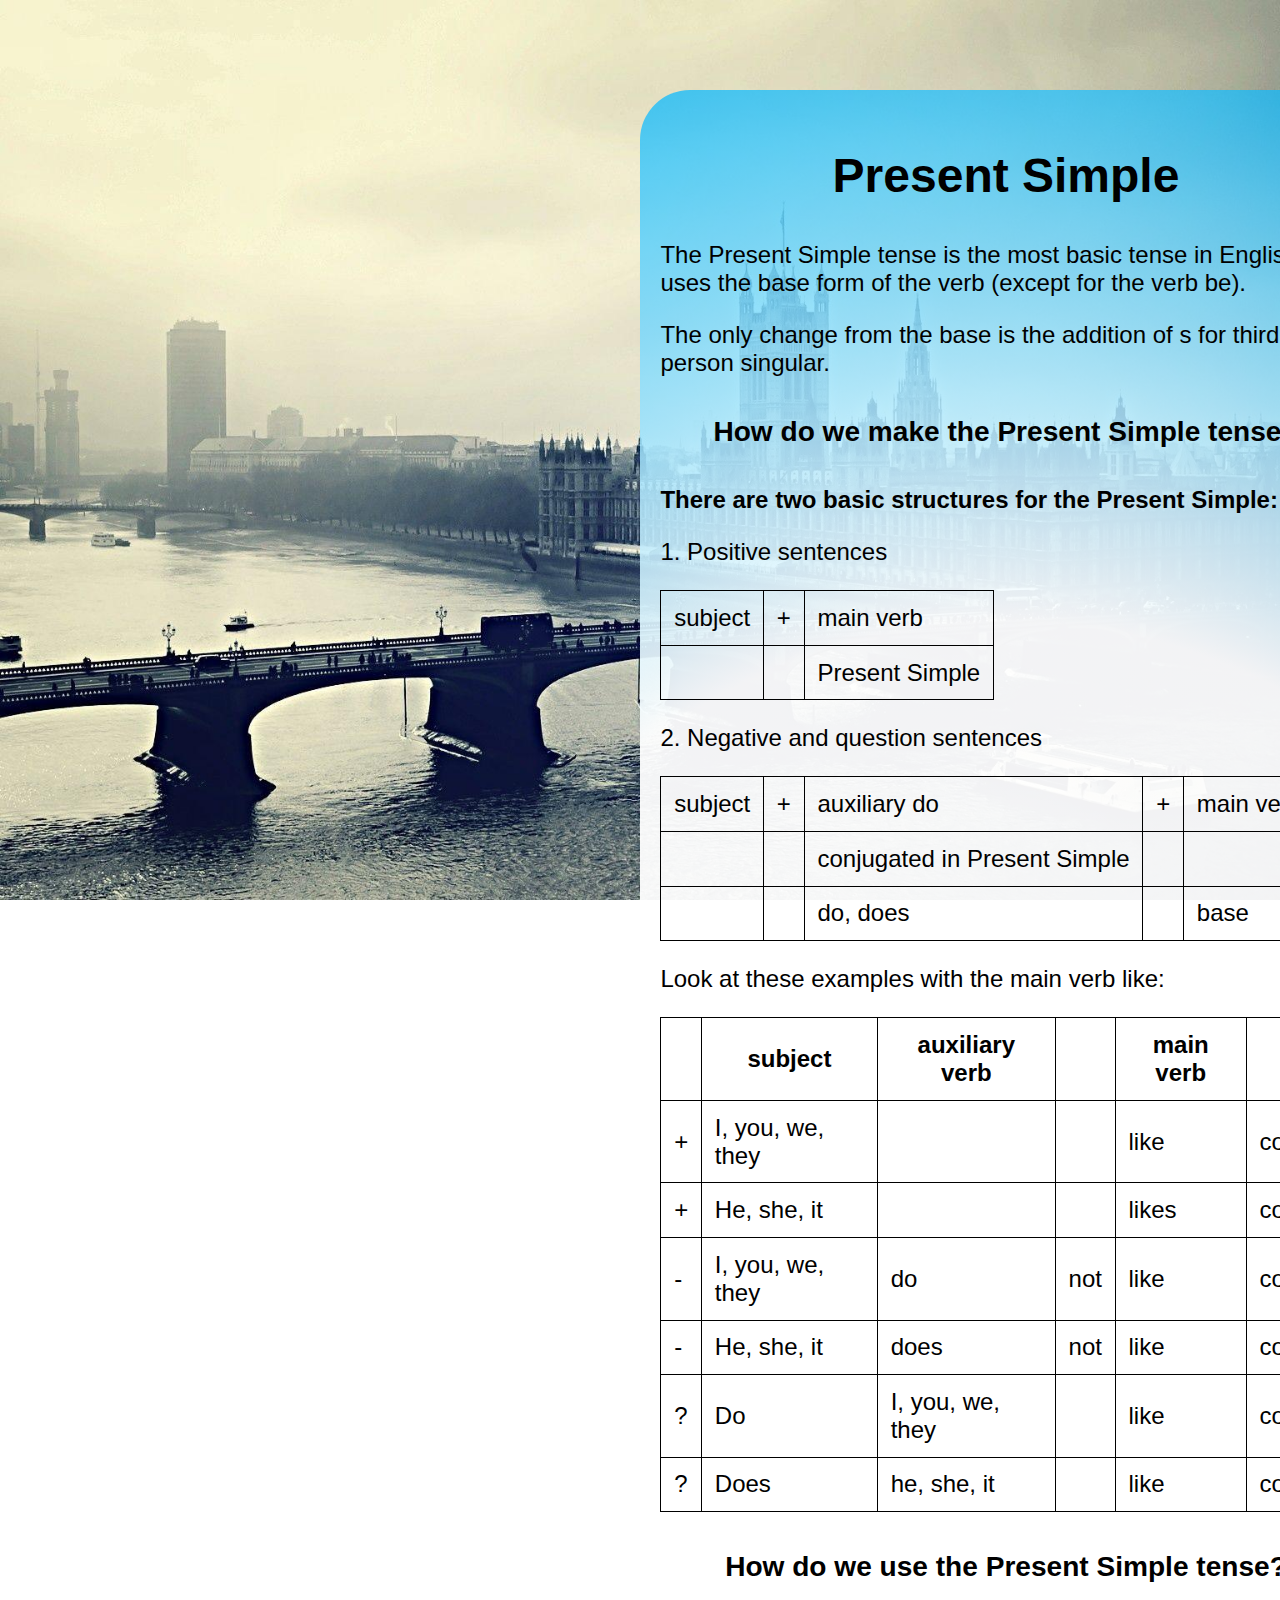
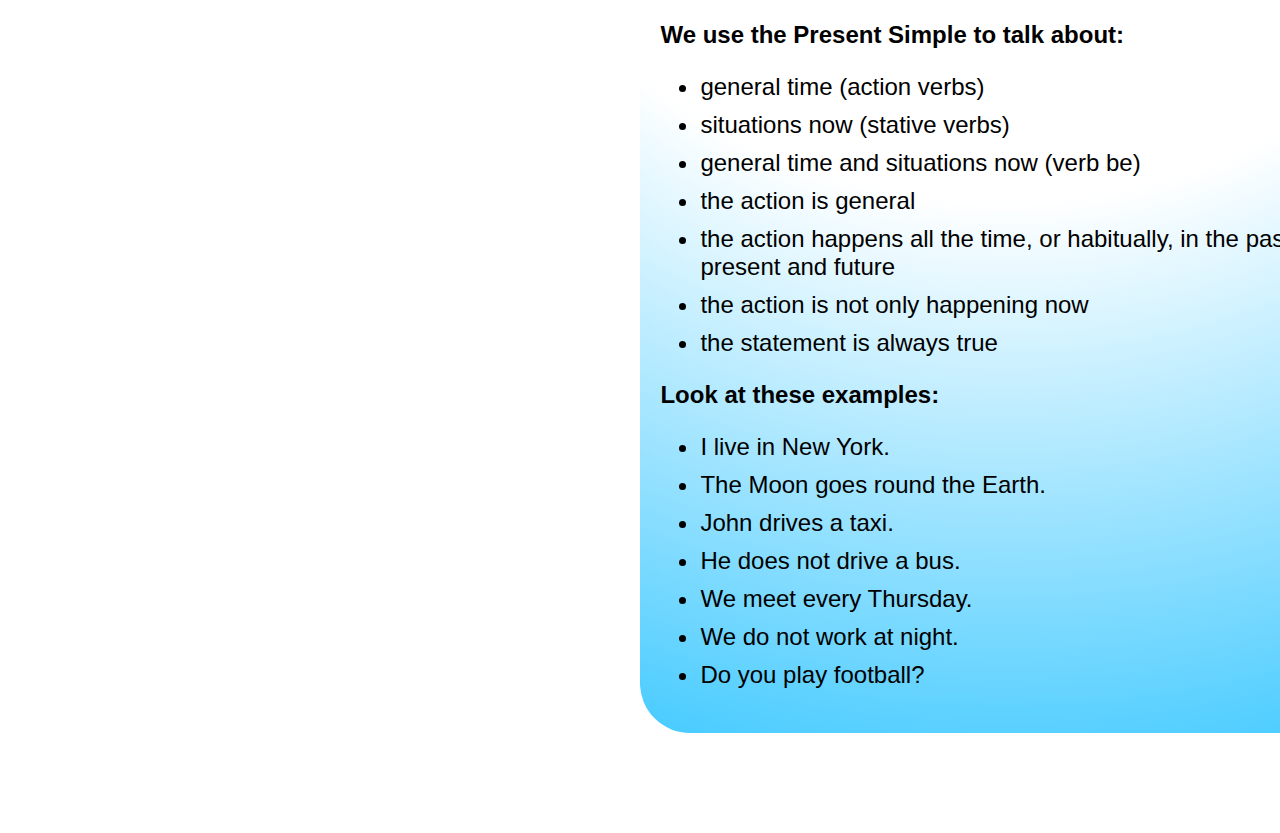
<file: tenses/presentSimple.html>
<!DOCTYPE html>
<HTML>
<HEAD>
    <meta name="viewport" content="width=device-width, initial-scale=1">
    <link rel="stylesheet" href="../styles/style.css">
    <link rel="stylesheet" href="../styles/tenses.css">
    <script src="../animations/descriptionAnimations.js"></script>
    
</HEAD>
<BODY>
    <div class="PagePart" id="leftSide">
        <div class="Video">
            <iframe width="560" height="315" src="https://www.youtube.com/embed/_5IyCB5V2bQ" title="YouTube video player" frameborder="0" 
            allow="accelerometer; autoplay; clipboard-write; encrypted-media; gyroscope; picture-in-picture" allowfullscreen></iframe>
        </div>
    </div>
    <div class="PagePart" id="rightSide">
        <div class="Description"> 
            <h1>Present Simple</h1>
            <p>The Present Simple tense is the most basic tense in English and uses the base form of the verb (except for the verb be).</p>
            <p>The only change from the base is the addition of s for third person singular.</p>
            <h3>How do we make the Present Simple tense?</h3>
            <p><strong>There are two basic structures for the Present Simple:</strong></p>

            <p>1. Positive sentences</p>
            <table>
                <tbody>
                    <tr>
                        <td>subject</td>
                        <td>+</td>
                        <td>main verb</td>
                    </tr>
                    <tr>
                        <td></td>
                        <td></td>
                        <td>Present Simple</td>
                    </tr>
                </tbody>
            </table>

            <p>2. Negative and question sentences</p>
            <table>
                <tbody>
                    <tr>
                        <td>subject</td>
                        <td>+</td>
                        <td>auxiliary do</td>
                        <td>+</td>
                        <td>main verb</td>
                    </tr>
                    <tr>
                        <td></td>
                        <td></td>
                        <td>conjugated in Present Simple</td>
                        <td></td>
                        <td></td>
                    </tr>
                    <tr>
                        <td></td>
                        <td></td>
                        <td>do, does</td>
                        <td></td>
                        <td>base</td>
                    </tr>
                </tbody>
            </table>

            <p>Look at these examples with the main verb like:</p>
            <table>
                <thead>
                    <tr>
                        <th></th>
                        <th>subject</th>
                        <th>auxiliary verb</th>
                        <th></th>
                        <th>main verb</th>
                        <th></th>
                    </tr>
                    </thead>
                    <tbody>
                    <tr>
                        <td>+</td>
                        <td>I, you, we, they</td>
                        <td></td>
                        <td></td>
                        <td>like</td>
                        <td>coffee.</td>
                    </tr>
                    <tr>
                        <td>+</td>
                        <td>He, she, it</td>
                        <td></td>
                        <td></td>
                        <td>likes</td>
                        <td>coffee.</td>
                    </tr>
                    <tr>
                        <td>-</td>
                        <td>I, you, we, they</td>
                        <td>do</td>
                        <td>not</td>
                        <td>like</td>
                        <td>coffee.</td>
                    </tr>
                    <tr>
                        <td>-</td>
                        <td>He, she, it</td>
                        <td>does</td>
                        <td>not</td>
                        <td>like</td>
                        <td>coffee.</td>
                    </tr>
                    <tr>
                        <td>?</td>
                        <td>Do</td>
                        <td>I, you, we, they</td>
                        <td></td>
                        <td>like</td>
                        <td>coffee?</td>
                    </tr>
                    <tr>
                        <td>?</td>
                        <td>Does</td>
                        <td>he, she, it</td>
                        <td></td>
                        <td>like</td>
                        <td>coffee?</td>
                    </tr>
                </tbody>
            </table>


            <h3>How do we use the Present Simple tense?</h3>
            <p><strong>We use the Present Simple to talk about:</strong></p>
            <ul>
                <li>general time (action verbs)</li>
                <li>situations now (stative verbs)</li>
                <li>general time and situations now (verb be)</li>
                <li>the action is general</li>
                <li>the action happens all the time, or habitually, in the past, present and future</li>
                <li>the action is not only happening now</li>
                <li>the statement is always true</li>
            </ul>
            <p><strong>Look at these examples:</strong></p>
            <ul>
                <li>I live in New York.</li>
                <li>The Moon goes round the Earth.</li>
                <li>John drives a taxi.</li>
                <li>He does not drive a bus.</li>
                <li>We meet every Thursday.</li>
                <li>We do not work at night.</li>
                <li>Do you play football?</li>
            </ul>
        </div>  
</BODY>
</HTML>
</file>
<file: styles/style.css>
body{
    margin: 0;
    background-image: url("../IMAGES/london.jpg");
    background-repeat: no-repeat;
    background-attachment: fixed;
    background-size: cover;
    
    
    font-family: 'Helvetica Neue', Helvetica, Arial, sans-serif;
    font-kerning: auto;
    font-size: 20px;
    font-stretch: normal;
    font-style: normal;
    font-variant: normal;
    font-variant-ligatures: normal;
    font-weight: normal;
}

#test{
    width: 100%;
    height: 300px;
    background-color: purple;
}

@media (max-width: 1700px){
    body{
        font-size: 16px;
    }
}

@media (max-width: 800px){
    body{
        font-size: 1.6vw;
    }
}
</file>
<file: styles/cards.css>
.Cards{
    position: relative;
    font-size: 1em;
    width: 90vw;
    height: 100vh;
    margin: auto;
}

.tenses{
    width: 30vw;
    float: left;
}

.Card {
    position: relative;
    float:left;
    display:inline;
    width: 12vmax;
    height: 20vmax;
    margin: 1vw;
    margin-top: 2.5vw;
    /* margin-left: 2vw; */
    background: rgb(255, 255, 255);
    background: radial-gradient(circle, rgba(0, 183, 255, 0.522) 0%, rgba(255, 255, 255, 0.846) 100%);
    border-radius: 15px;
    border-color: rgb(255, 255, 255);
    border-width: 0.3vw;
    border-style: solid;
    opacity: 1;
    color: rgb(31, 9, 0);
    box-shadow: 5px 5px 18px 8px rgba(0,0,0,0.6);
    
}

.Card:hover{
    background: radial-gradient(circle, rgba(255, 255, 255, 0.918) 0%, rgba(0, 183, 255, 0.522) 100%);
    box-shadow: 5px 5px 18px 8px rgba(255, 255, 255, 0.6);
    border-color: rgb(31, 9, 0);
    font-size: 1.2em;
    color:rgb(31, 9, 0);
    cursor: pointer;
}
.Card:hover .Image{
    width: 9vw;
    height: 9vw;
}

.CardTitle{
    text-align: center;
    font-size: 0.8em;
}

.Card .Content{
    text-align: center;
    font-size: 0.6em;
}
.Image{
    width: 10vw;
    height: 10vw;
    position: absolute;
    left: 0;
    right: 0;
    bottom: 0;
    margin: auto;
}

.Image img{
    max-width: 100%;
    max-height: 100%;
}

@media (max-width: 1600px) and (orientation:landscape){
    .tenses{
        width: 95vw;
        height: 26vw;
        margin: auto;
        float: none;
    }

    .Card{
        margin: 1.5vw;
        width: 20vw;
    }

}
@media (max-width: 1200px) and (orientation:landscape){
    .Image{
        width:6vw;
        height: 6vw;
    }
}

@media screen and (orientation:portrait){
    .tenses{
        width: 70vmin;
        position:relative;
        margin: auto;
        float: none;
    }

    .Card{
        font-size: 3em;
        width: 70vmin;
        height: 100vmin;
        margin: auto;
        margin-top: 5vw;
        position: relative;
    }

    h1, h2{
        margin: 0;
    }

    h2{
        position: absolute;
        left: 0;
        right: 0;
        bottom: 0;
        margin-bottom: 1vw;
    }

    .Card:hover{
        font-size: 3em;
    }

    .Card:hover .Image{
        width: 60vw;
        height: 60vw;
    }

    .Image{
        width: 60vw;
        height: 60vw;
        top: 0;
    }
}

@media (max-width: 900px) and (orientation:portrait){
    h1, h2{
        font-size: 1em;
    }
    .Image{
        width: 40vw;
        height: 40vw;
        top: 0;
    }
}
</file>
<file: styles/tenses.css>
body{
    font-size: 1.5em;
}
.PagePart{
    margin-top: 7vw;
    float: left;
    position: relative;
}

#leftSide{
    width: 40%;
}

#rightSide{
    width: 60%;
}

.Description{
    background: rgb(255, 255, 255);
    background: radial-gradient(circle, rgba(255, 255, 255, 0.95) 50%, rgba(0, 183, 255, 0.722) 100%);
    border-radius: 50px;
    border-width: 5px;
    width: 90%;

    margin: auto;
    margin-bottom: 100px;
    padding: 20px;
}

.Video{
    width: 38vw;
    height: 25vw;
    margin: auto;
}

iframe{
    width: 38%;
    height: 25vw;
    position: fixed;
    display: block;
    border-radius: 50px;
}

.Description h1, h3{
    text-align: center;
    margin: 3vw;
}



table, th, td{
    border: 1px solid black;
    border-collapse: collapse;
    padding: 1vw;
}

li{
    margin-bottom: 10px;
}




@media (max-width: 1200px) {
    #leftSide, #rightSide{
        width: 100vw;
    }
    .Description{
        width: 85vw;
    }

    .Video{
        width: 90vw;
        height: 60vw;
    }

    iframe{
        position: relative;
        width: 90vw;
        height: 60vw;
    }
  }

  @media (max-width: 800px) {
    body{
        font-size: 1em;
    }
  }
</file>
